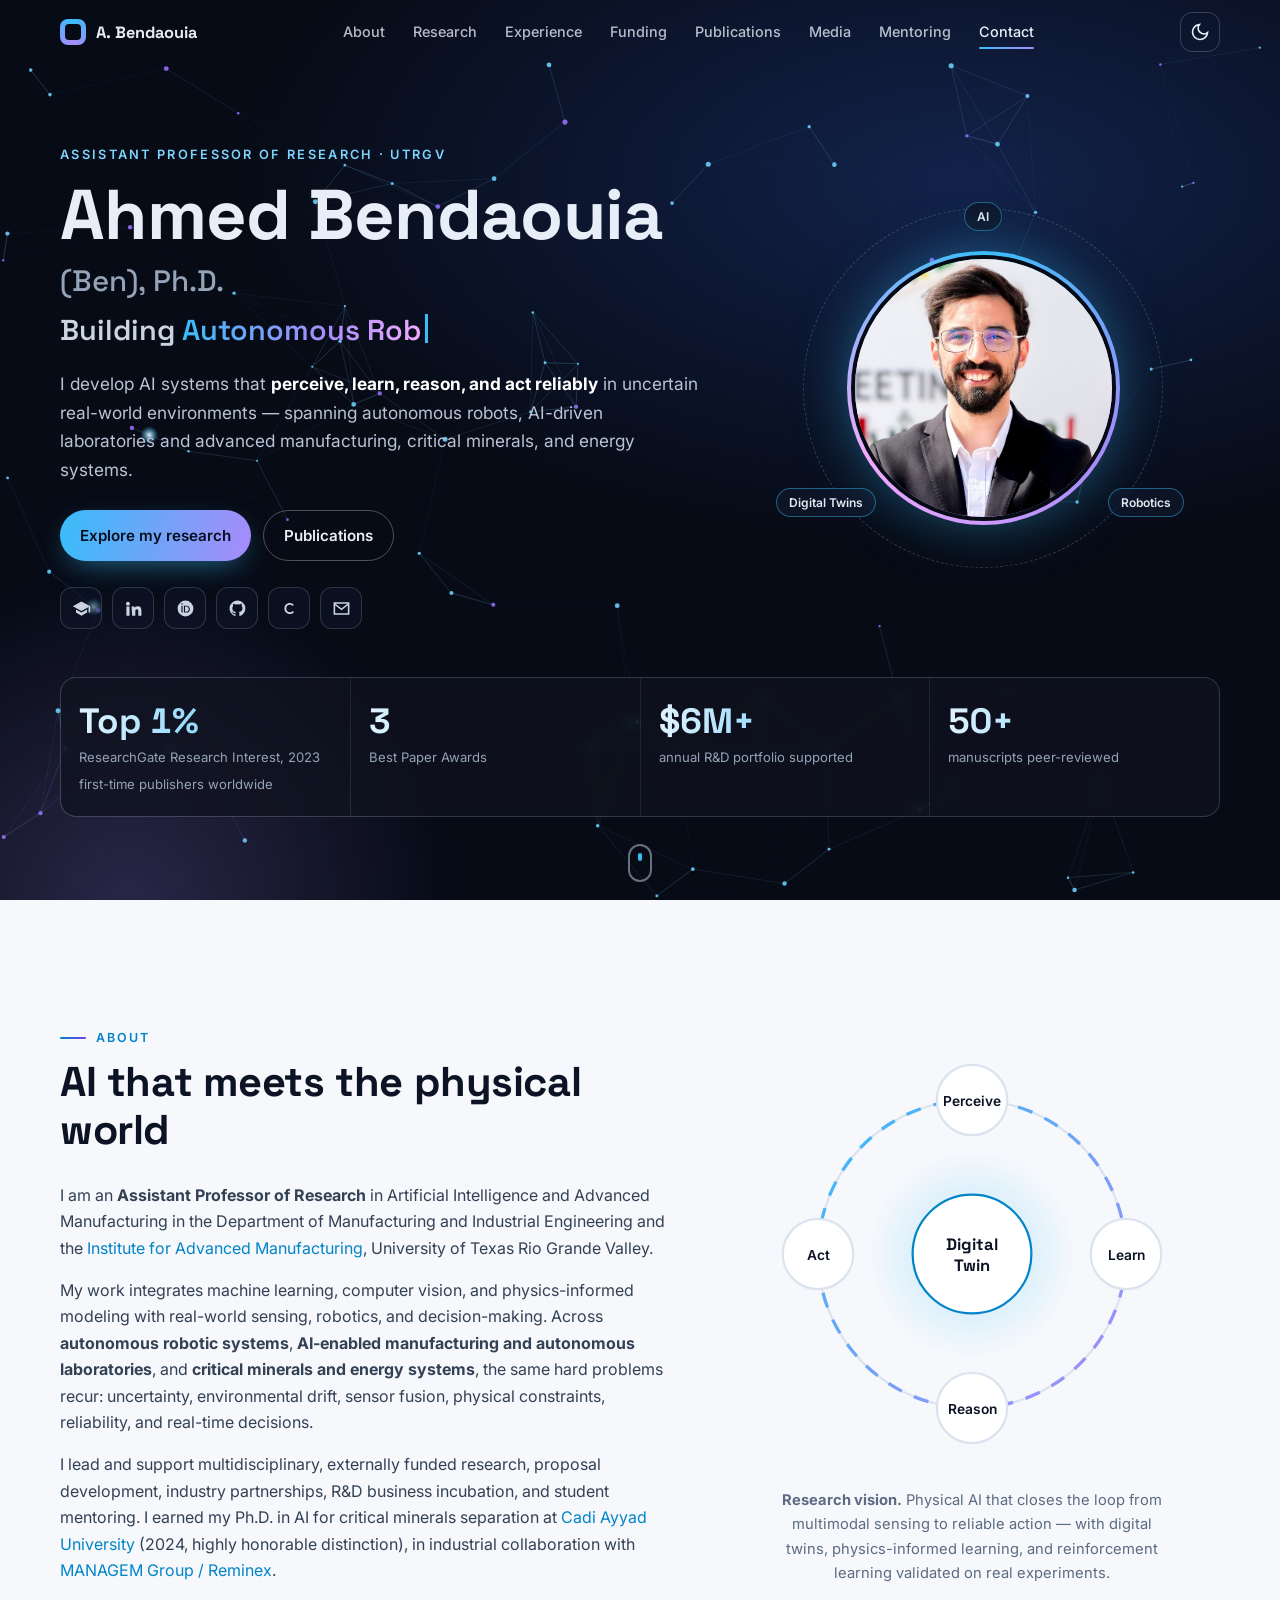
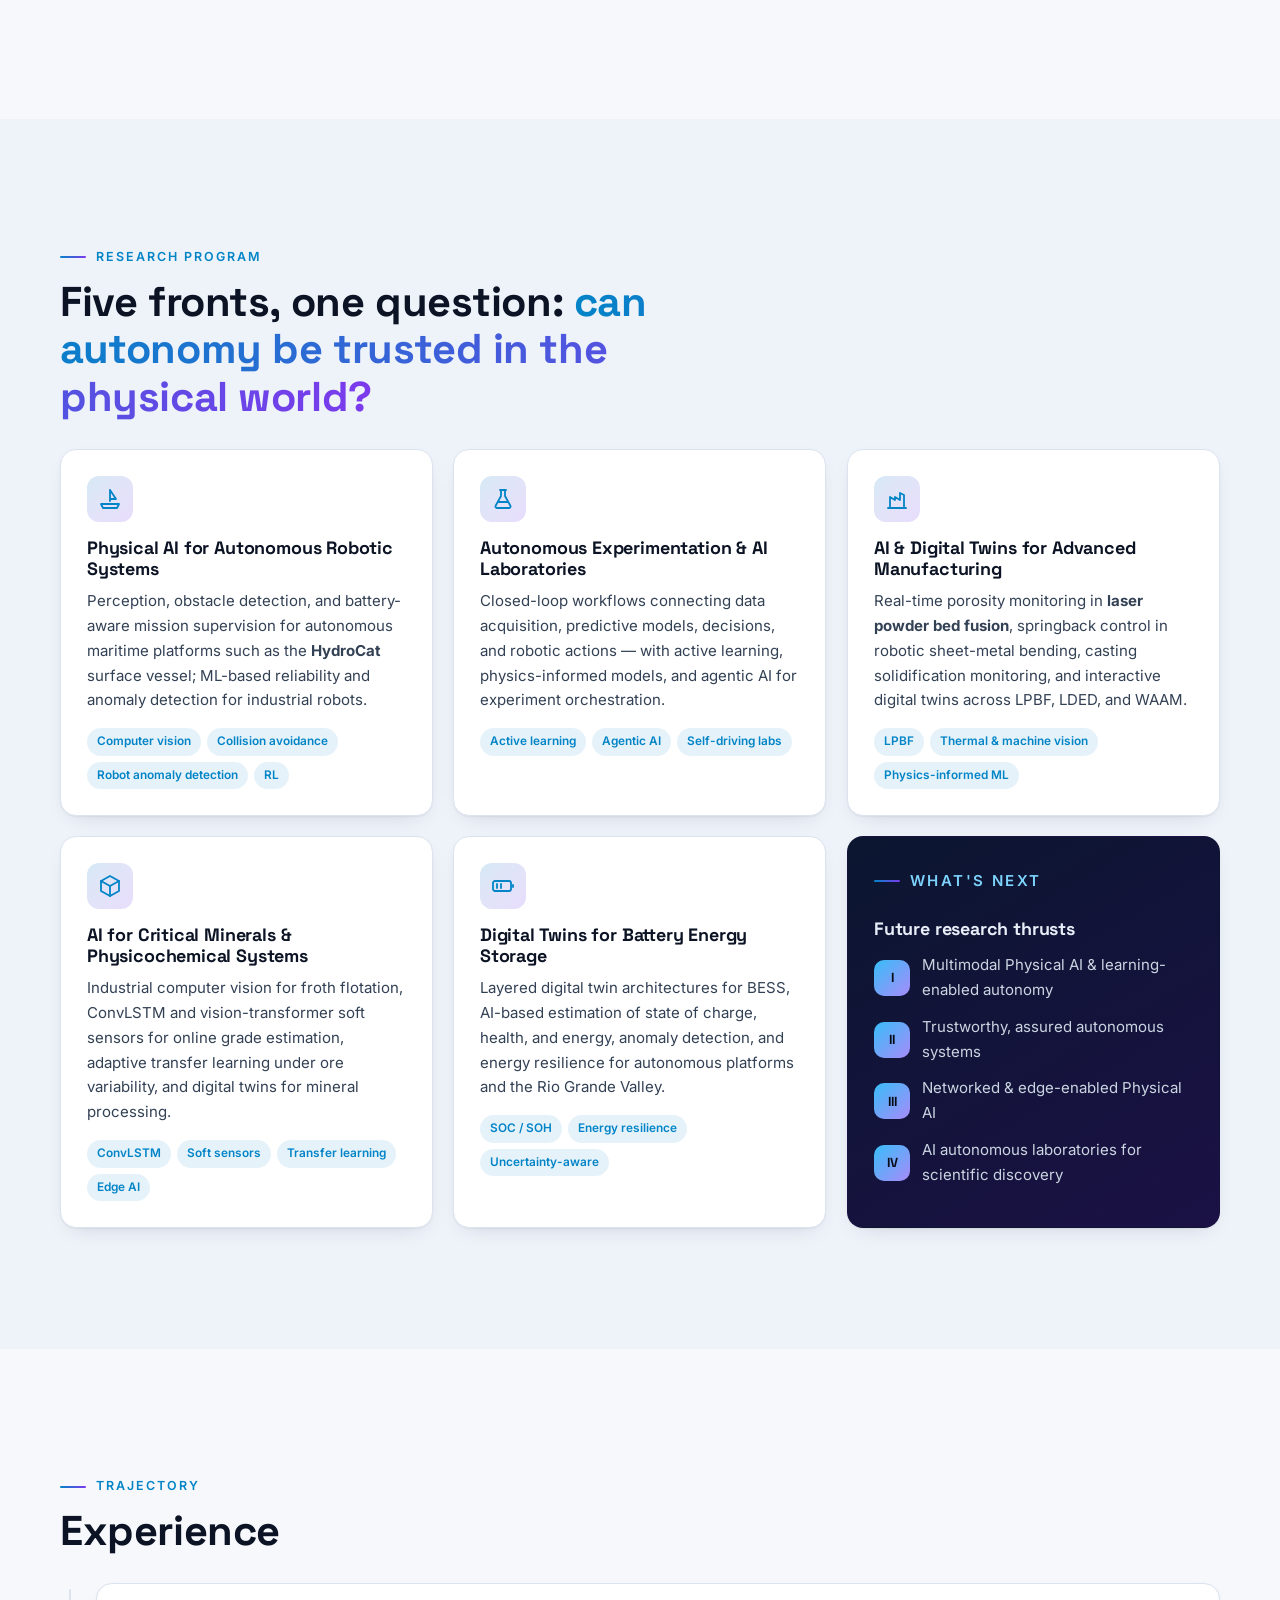
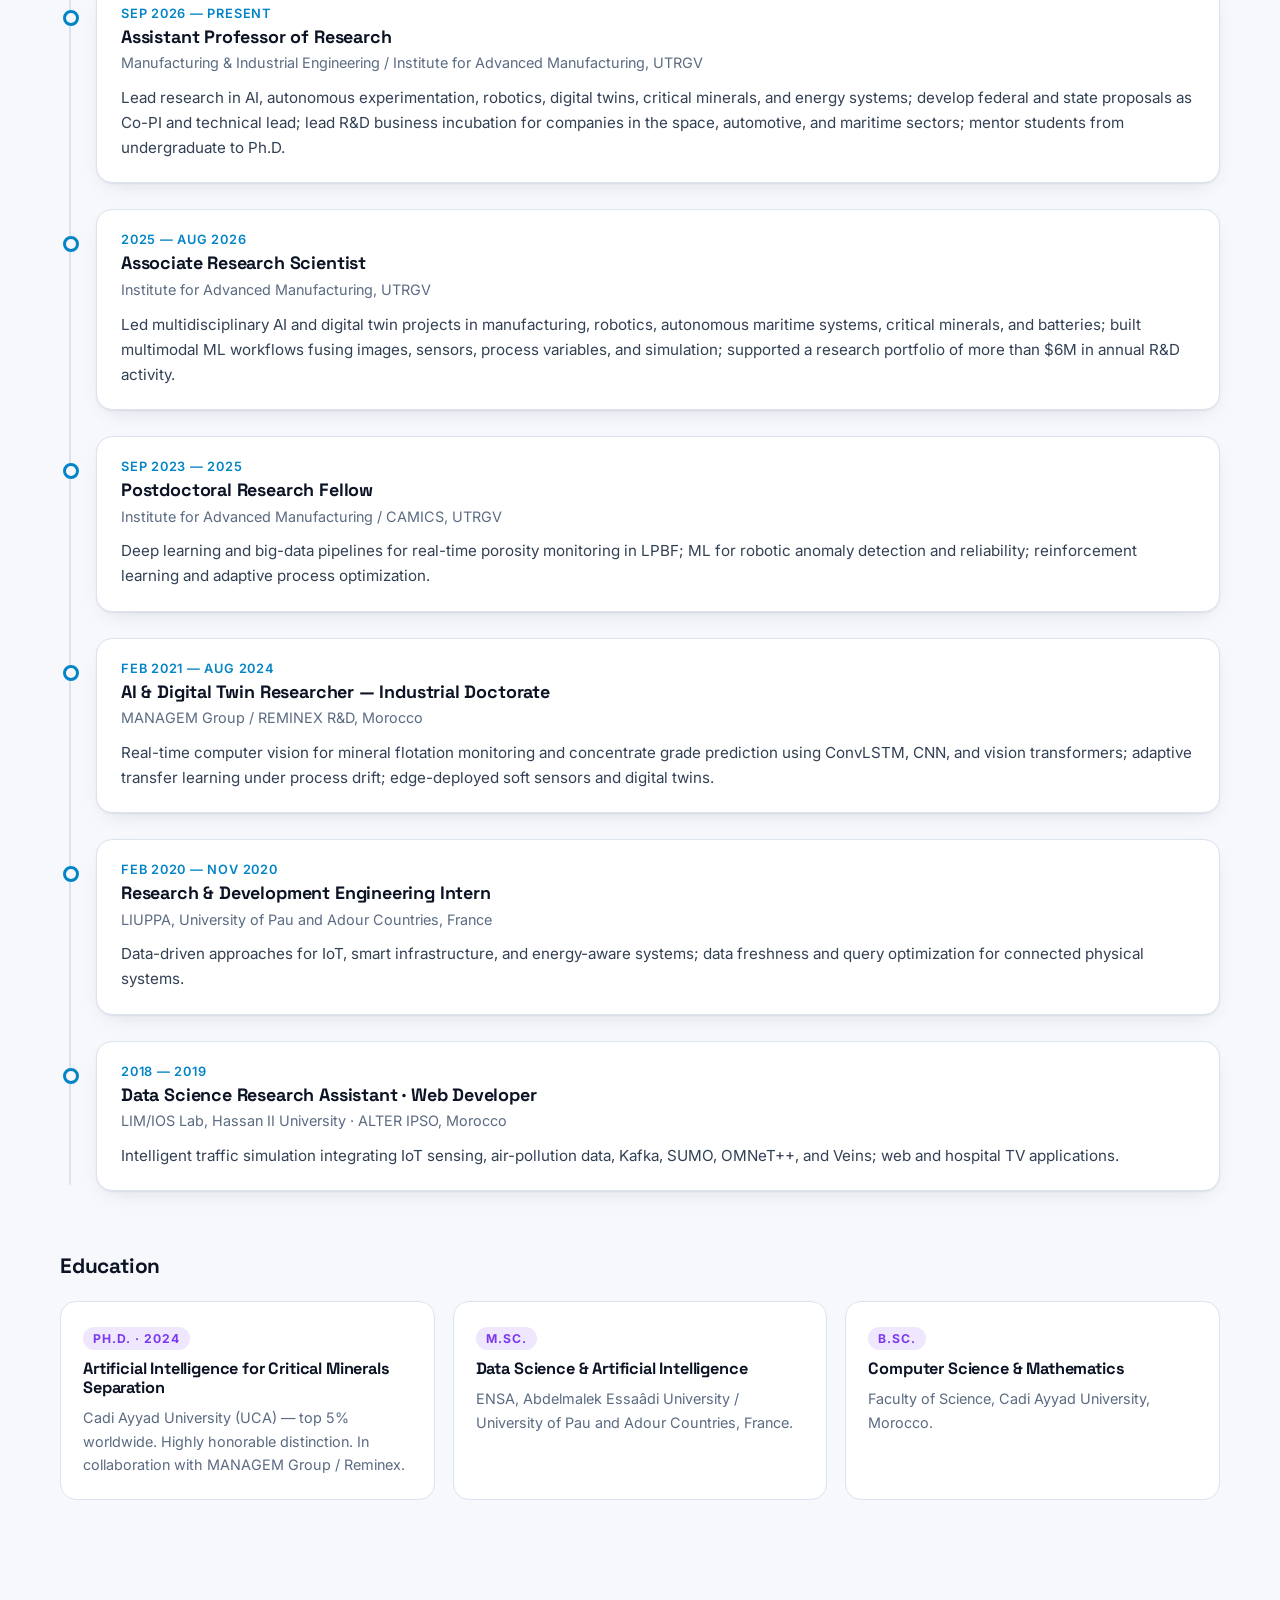
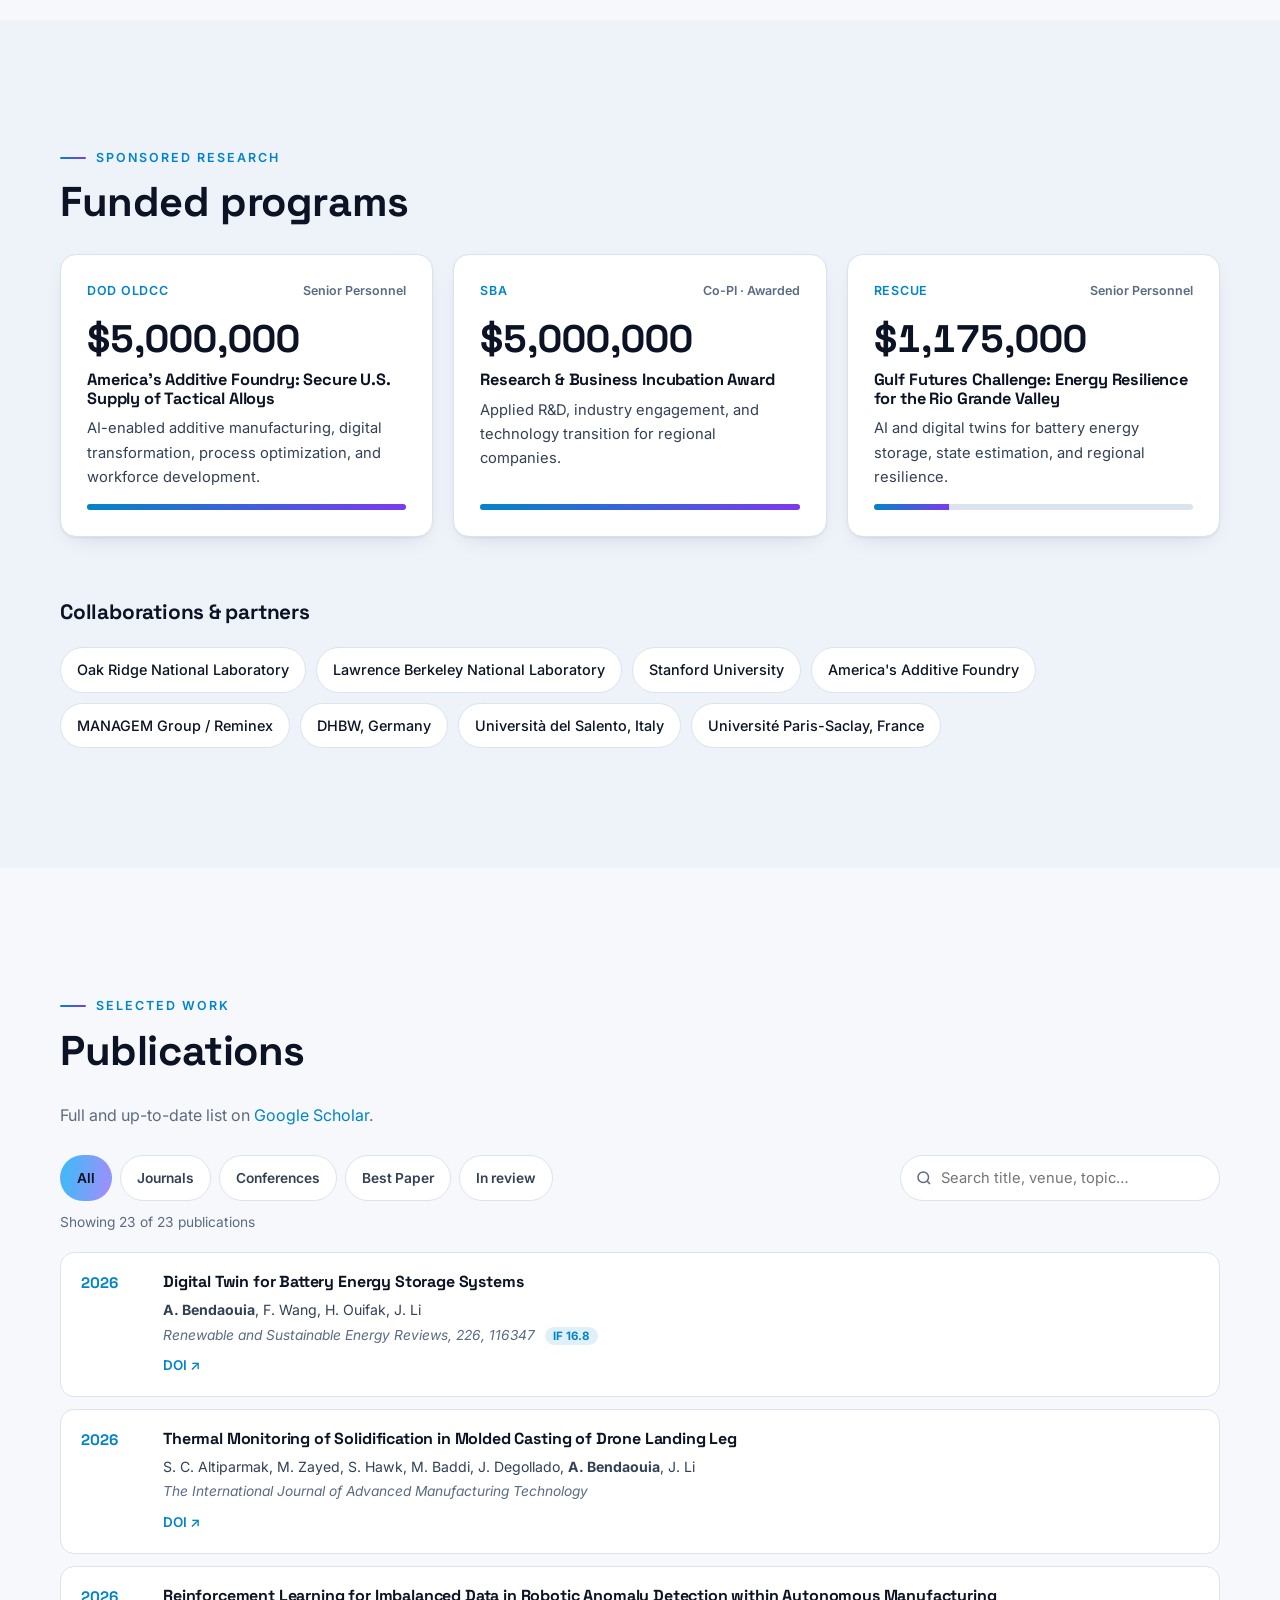
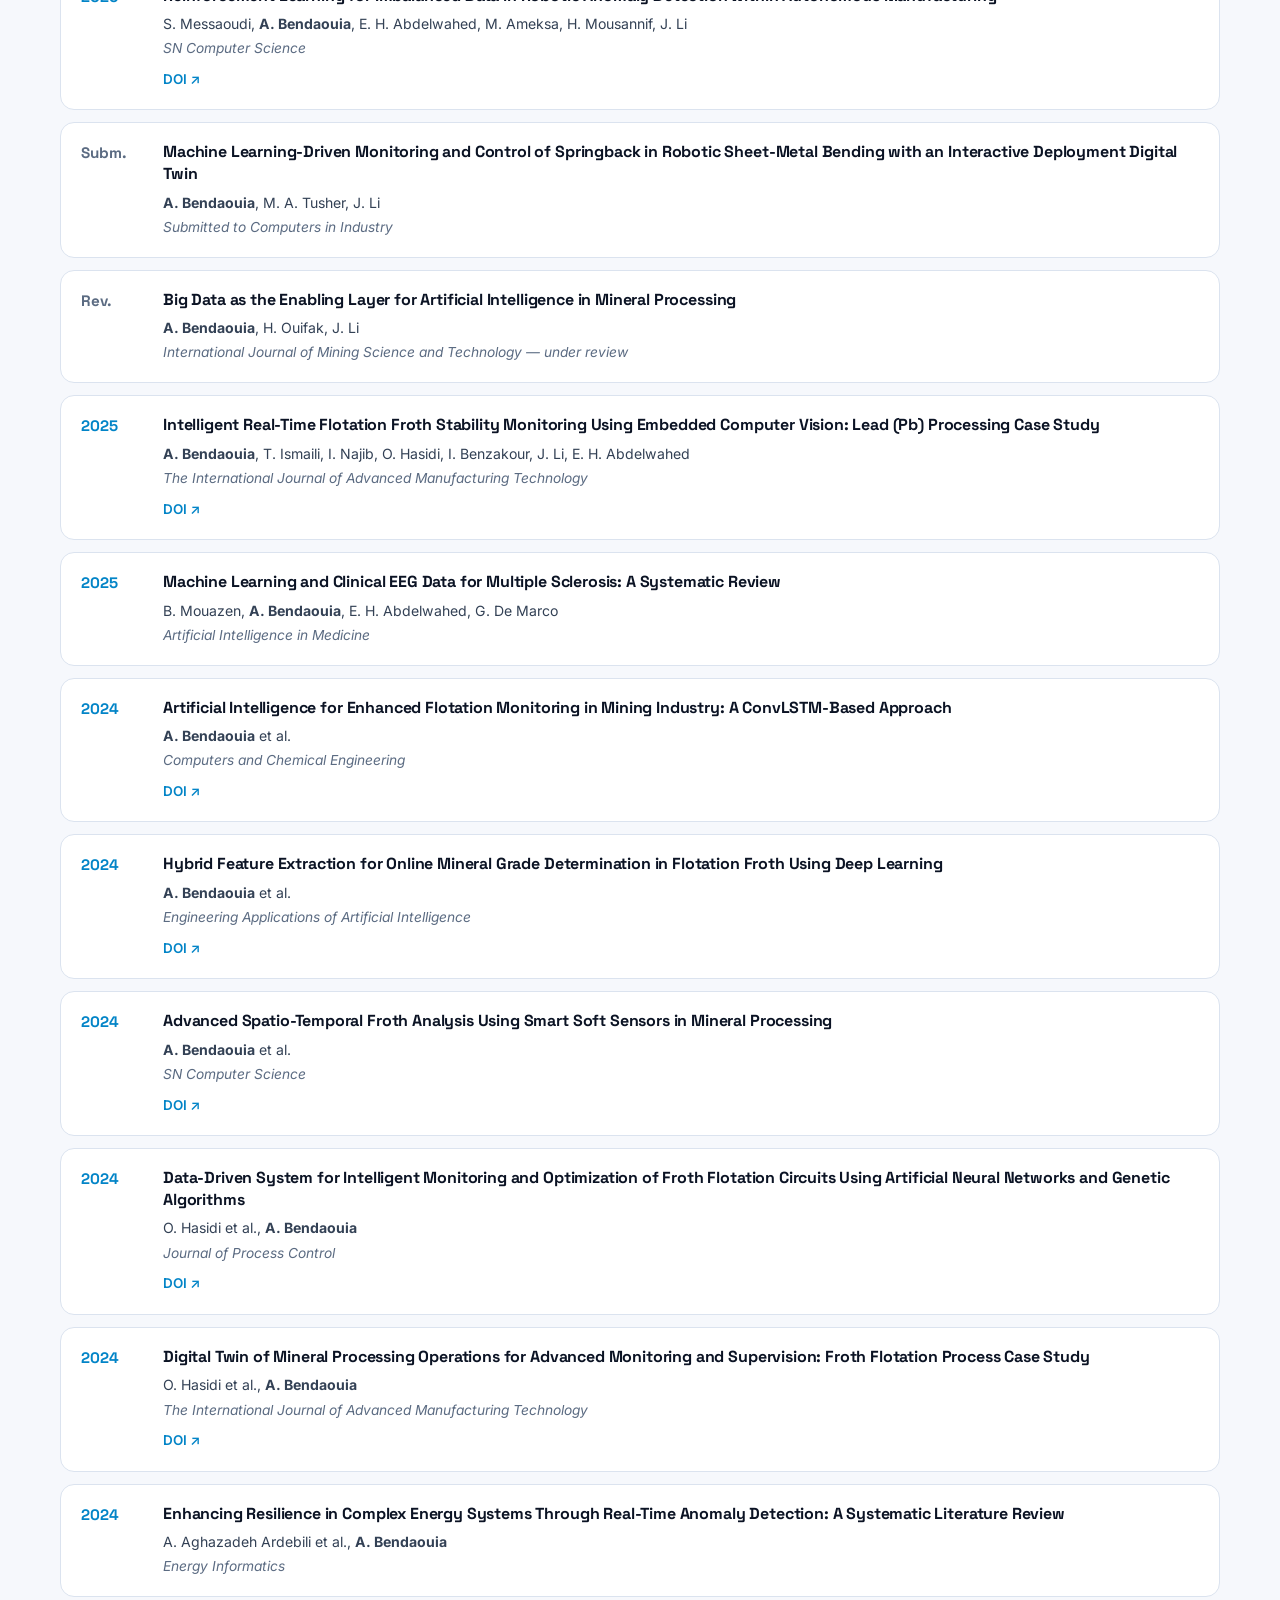
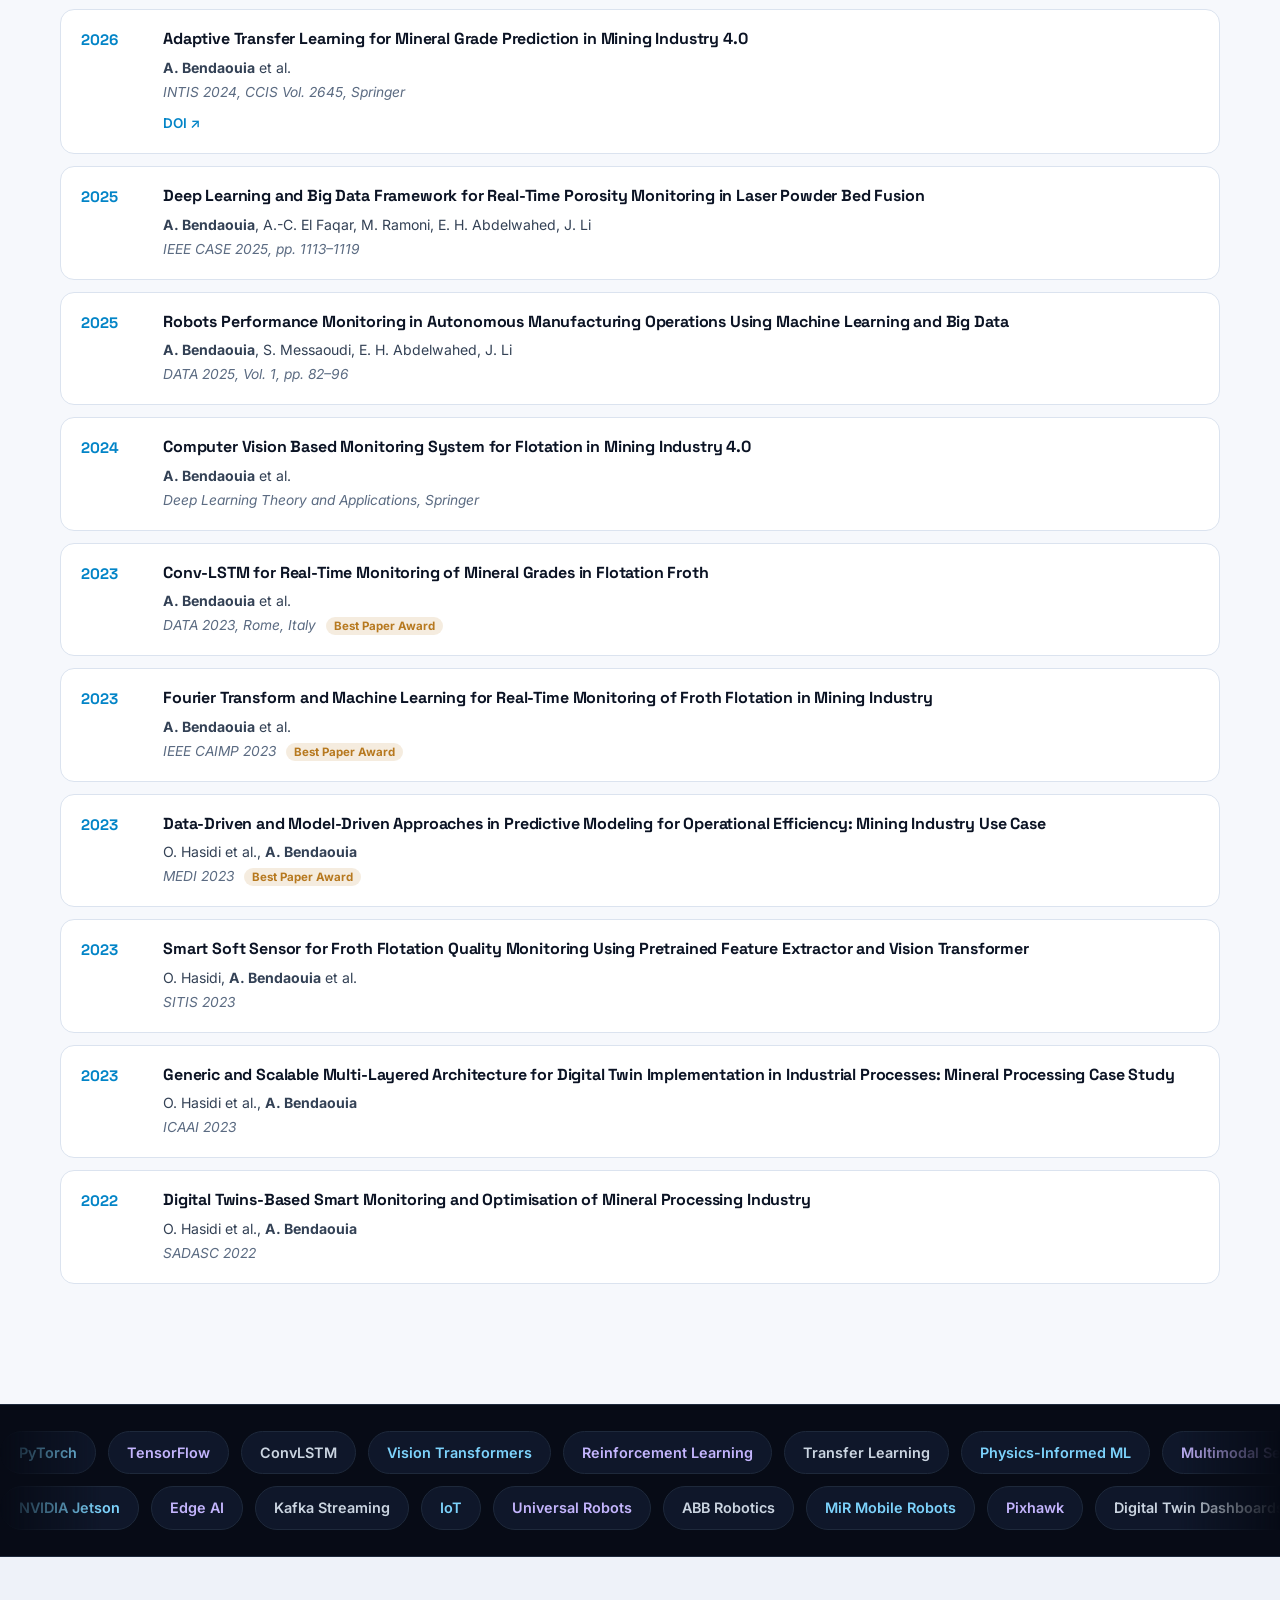
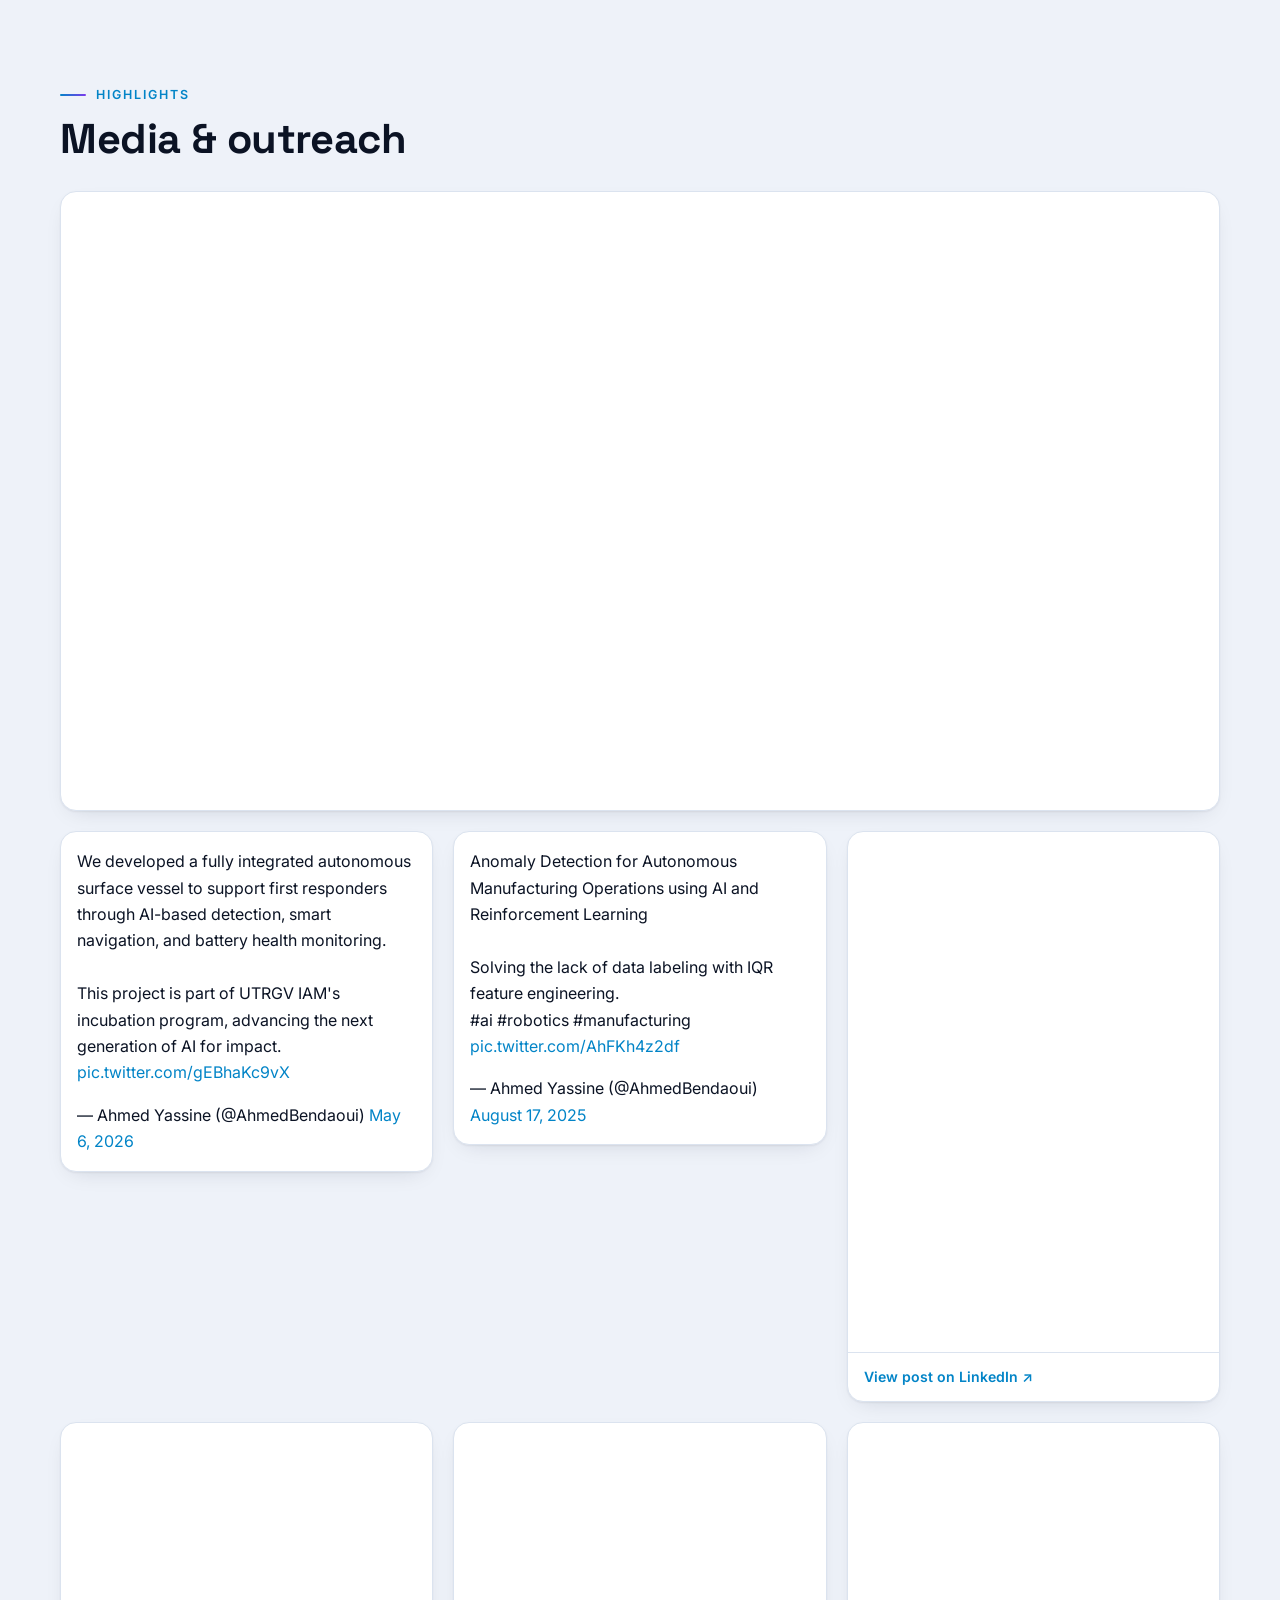
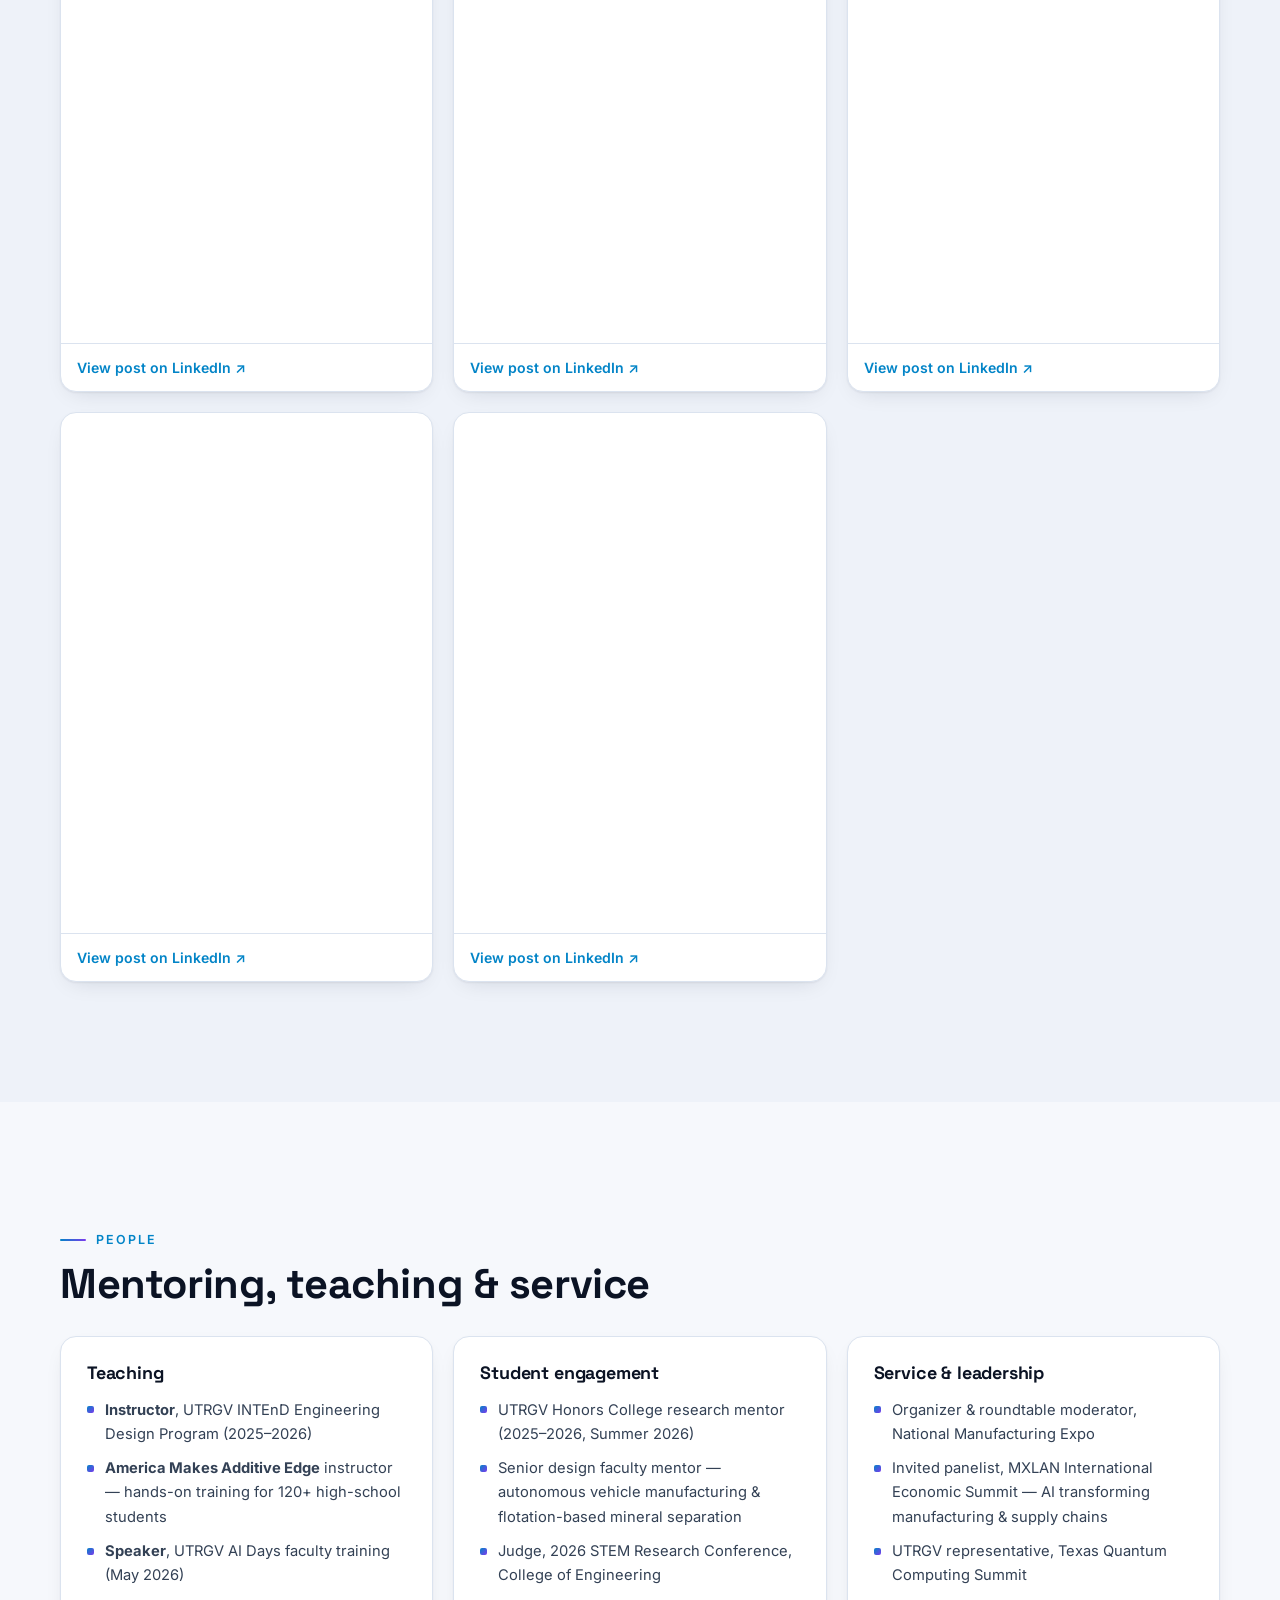
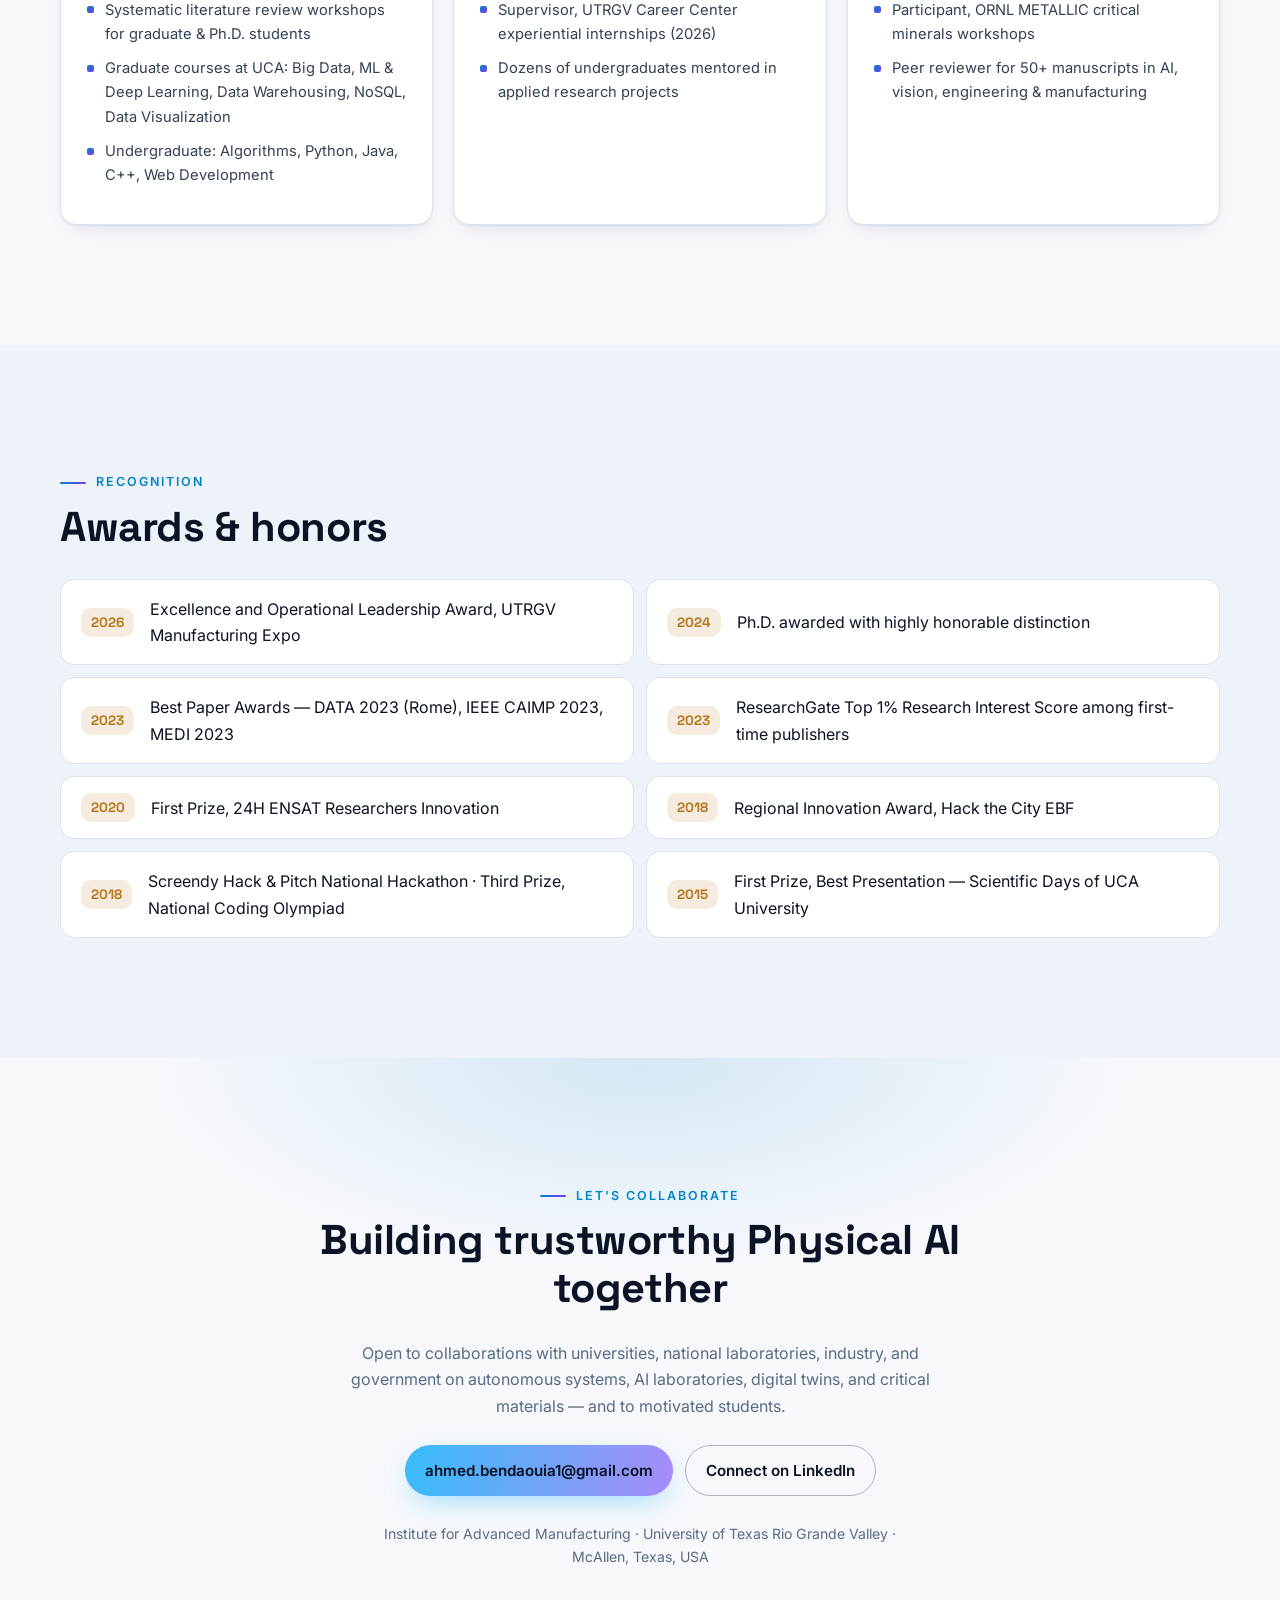
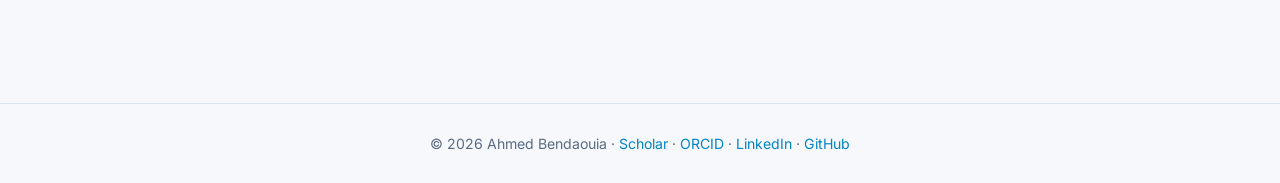
<file: index.html>
<!DOCTYPE html>
<html lang="en">
<head>
  <meta charset="UTF-8">
  <meta name="viewport" content="width=device-width, initial-scale=1.0">
  <title>Ahmed Bendaouia, Ph.D. — Physical AI &amp; Autonomous Systems</title>
  <meta name="description" content="Ahmed Bendaouia (Ben), Ph.D. — Assistant Professor of Research at UTRGV working on Physical AI, robotics, autonomous experimentation, digital twins, and trustworthy cyber-physical systems.">
  <meta property="og:title" content="Ahmed Bendaouia, Ph.D. — Physical AI &amp; Autonomous Systems">
  <meta property="og:description" content="Physical AI systems that perceive, learn, reason, and act reliably in uncertain real-world environments.">
  <meta property="og:image" content="https://ahmedbendaouia.github.io/Profile%20Ahmed%20Bendaouia.jpg">
  <meta property="og:url" content="https://ahmedbendaouia.github.io/">
  <meta name="theme-color" content="#070b16">
  <link rel="icon" href="data:image/svg+xml,<svg xmlns='http://www.w3.org/2000/svg' viewBox='0 0 64 64'><rect width='64' height='64' rx='14' fill='%23070b16'/><circle cx='20' cy='22' r='5' fill='%2338bdf8'/><circle cx='44' cy='20' r='5' fill='%23a78bfa'/><circle cx='32' cy='44' r='5' fill='%2338bdf8'/><path d='M20 22L44 20L32 44Z' fill='none' stroke='%23e2e8f0' stroke-width='2.5'/></svg>">
  <link rel="preconnect" href="https://fonts.googleapis.com">
  <link rel="preconnect" href="https://fonts.gstatic.com" crossorigin>
  <link href="https://fonts.googleapis.com/css2?family=Inter:wght@400;500;600;700&family=Space+Grotesk:wght@500;600;700&display=swap" rel="stylesheet">
  <link rel="stylesheet" href="style.css">
  <script>
    document.documentElement.classList.add('js');
    try { var t = localStorage.getItem('theme'); if (t) document.documentElement.dataset.theme = t; } catch (e) {}
  </script>
</head>
<body>

<div class="progress" aria-hidden="true"><span id="progressBar"></span></div>

<!-- ── Navigation ─────────────────────────────────────────── -->
<header class="nav" id="nav">
  <div class="nav-inner">
    <a href="#top" class="brand" aria-label="Back to top">
      <span class="brand-mark" aria-hidden="true"></span>
      <span>A. Bendaouia</span>
    </a>
    <nav class="nav-links" id="navLinks" aria-label="Sections">
      <a href="#about">About</a>
      <a href="#research">Research</a>
      <a href="#experience">Experience</a>
      <a href="#funding">Funding</a>
      <a href="#publications">Publications</a>
      <a href="#media">Media</a>
      <a href="#mentoring">Mentoring</a>
      <a href="#contact">Contact</a>
    </nav>
    <div class="nav-actions">
      <button class="icon-btn" id="themeToggle" aria-label="Toggle color theme">
        <svg class="i-sun" viewBox="0 0 24 24"><circle cx="12" cy="12" r="4"/><path d="M12 2v2M12 20v2M4.9 4.9l1.4 1.4M17.7 17.7l1.4 1.4M2 12h2M20 12h2M4.9 19.1l1.4-1.4M17.7 6.3l1.4-1.4"/></svg>
        <svg class="i-moon" viewBox="0 0 24 24"><path d="M21 12.8A9 9 0 1 1 11.2 3a7 7 0 0 0 9.8 9.8z"/></svg>
      </button>
      <button class="icon-btn menu-btn" id="menuBtn" aria-label="Open menu" aria-expanded="false" aria-controls="navLinks">
        <svg viewBox="0 0 24 24"><path d="M4 7h16M4 12h16M4 17h16"/></svg>
      </button>
    </div>
  </div>
</header>

<main id="top">

<!-- ── Hero ───────────────────────────────────────────────── -->
<section class="hero">
  <canvas id="net" aria-hidden="true"></canvas>
  <div class="hero-glow" aria-hidden="true"></div>
  <div class="hero-inner">
    <div class="hero-text">
      <p class="eyebrow reveal">Assistant Professor of Research · UTRGV</p>
      <h1 class="reveal">Ahmed Bendaouia <span class="nick">(Ben), Ph.D.</span></h1>
      <p class="hero-rotator reveal">
        Building <span class="rot" id="rotator">Physical AI</span><span class="caret" aria-hidden="true"></span>
      </p>
      <p class="hero-lede reveal">
        I develop AI systems that <strong>perceive, learn, reason, and act reliably</strong> in uncertain
        real-world environments — spanning autonomous robots, AI-driven laboratories and advanced
        manufacturing, critical minerals, and energy systems.
      </p>
      <div class="hero-cta reveal">
        <a class="btn primary" href="#research">Explore my research</a>
        <a class="btn ghost" href="#publications">Publications</a>
      </div>
      <div class="socials reveal">
        <a href="https://scholar.google.com/citations?user=_yjMMRQAAAAJ&hl=en" target="_blank" rel="noopener" aria-label="Google Scholar"><svg viewBox="0 0 24 24"><path d="M12 3 1 9l11 6 9-4.9V17h2V9z"/><path d="M5 13.2v4L12 21l7-3.8v-4L12 17z"/></svg></a>
        <a href="https://www.linkedin.com/in/ahmedbendaouia/" target="_blank" rel="noopener" aria-label="LinkedIn"><svg viewBox="0 0 24 24"><path d="M4.98 3.5a2.5 2.5 0 1 1 0 5 2.5 2.5 0 0 1 0-5zM3 9.5h4V21H3zM9.5 9.5h3.8v1.6h.1c.5-1 1.8-2 3.8-2 4 0 4.8 2.6 4.8 6V21h-4v-5.2c0-1.2 0-2.8-1.7-2.8s-2 1.3-2 2.7V21h-4z"/></svg></a>
        <a href="https://orcid.org/0000-0003-0017-9285" target="_blank" rel="noopener" aria-label="ORCID"><svg viewBox="0 0 24 24"><path d="M12 2a10 10 0 1 0 0 20 10 10 0 0 0 0-20zM8.3 17.2H6.9V8.4h1.4zm-.7-10a.9.9 0 1 1 0-1.8.9.9 0 0 1 0 1.8zm9.9 5.6c0 2.6-1.8 4.4-4.5 4.4H10V8.4h3c2.7 0 4.5 1.9 4.5 4.4zm-1.4 0c0-1.9-1.2-3.2-3.2-3.2h-1.5v6.4h1.5c2 0 3.2-1.3 3.2-3.2z"/></svg></a>
        <a href="https://github.com/ahmedbendaouia" target="_blank" rel="noopener" aria-label="GitHub"><svg viewBox="0 0 24 24"><path d="M12 2a10 10 0 0 0-3.2 19.5c.5.1.7-.2.7-.5v-1.7c-2.8.6-3.4-1.3-3.4-1.3-.5-1.2-1.1-1.5-1.1-1.5-.9-.6.1-.6.1-.6 1 .1 1.5 1 1.5 1 .9 1.5 2.4 1.1 2.9.8.1-.7.4-1.1.6-1.3-2.2-.3-4.6-1.1-4.6-5 0-1.1.4-2 1-2.7-.1-.3-.4-1.3.1-2.7 0 0 .8-.3 2.8 1a9.6 9.6 0 0 1 5 0c1.9-1.3 2.8-1 2.8-1 .5 1.4.2 2.4.1 2.7.6.7 1 1.6 1 2.7 0 3.9-2.3 4.7-4.6 5 .4.3.7.9.7 1.9V21c0 .3.2.6.7.5A10 10 0 0 0 12 2z"/></svg></a>
        <a href="https://www.scopus.com/authid/detail.uri?authorId=58102461200" target="_blank" rel="noopener" aria-label="Scopus"><svg viewBox="0 0 24 24"><path d="M17.5 7.2A6.5 6.5 0 0 0 12.3 5C8.4 5 5.6 8 5.6 12s2.9 7 6.8 7c2.1 0 3.9-.8 5.2-2.3l-1.6-1.5a4.8 4.8 0 0 1-3.6 1.6c-2.6 0-4.5-2-4.5-4.8s1.9-4.8 4.5-4.8c1.4 0 2.6.6 3.5 1.6z"/></svg></a>
        <a href="mailto:ahmed.bendaouia1@gmail.com" aria-label="Email"><svg viewBox="0 0 24 24" class="stroke"><path d="M3 5h18v14H3z"/><path d="m3 6 9 7 9-7"/></svg></a>
      </div>
    </div>

    <div class="hero-photo reveal">
      <div class="orbit" aria-hidden="true">
        <span class="sat s1">AI</span>
        <span class="sat s2">Robotics</span>
        <span class="sat s3">Digital Twins</span>
      </div>
      <div class="photo-ring">
        <img src="Profile%20Ahmed%20Bendaouia.jpg" alt="Portrait of Ahmed Bendaouia" width="320" height="320">
      </div>
    </div>
  </div>

  <div class="stats" id="stats">
    <div class="stat reveal"><b>Top 1%</b><span>ResearchGate Research Interest, 2023 first-time publishers worldwide</span></div>
    <div class="stat reveal"><b data-count="3">3</b><span>Best Paper Awards</span></div>
    <div class="stat reveal"><b data-count="6" data-prefix="$" data-suffix="M+">$6M+</b><span>annual R&amp;D portfolio supported</span></div>
    <div class="stat reveal"><b data-count="50" data-suffix="+">50+</b><span>manuscripts peer-reviewed</span></div>
  </div>

  <a href="#about" class="scroll-cue" aria-label="Scroll to About"><span></span></a>
</section>

<!-- ── About / Vision ─────────────────────────────────────── -->
<section id="about" class="section">
  <div class="wrap two-col">
    <div>
      <p class="kicker reveal">About</p>
      <h2 class="reveal">AI that meets the physical world</h2>
      <div class="prose reveal">
        <p>
          I am an <strong>Assistant Professor of Research</strong> in Artificial Intelligence and Advanced Manufacturing
          in the Department of Manufacturing and Industrial Engineering and the
          <a href="https://www.utrgv.edu/iam/" target="_blank" rel="noopener">Institute for Advanced Manufacturing</a>,
          University of Texas Rio Grande Valley.
        </p>
        <p>
          My work integrates machine learning, computer vision, and physics-informed modeling with real-world sensing,
          robotics, and decision-making. Across <strong>autonomous robotic systems</strong>,
          <strong>AI-enabled manufacturing and autonomous laboratories</strong>, and
          <strong>critical minerals and energy systems</strong>, the same hard problems recur:
          uncertainty, environmental drift, sensor fusion, physical constraints, reliability, and real-time decisions.
        </p>
        <p>
          I lead and support multidisciplinary, externally funded research, proposal development, industry partnerships,
          R&amp;D business incubation, and student mentoring. I earned my Ph.D. in AI for critical minerals separation
          at <a href="https://www.uca.ma/en" target="_blank" rel="noopener">Cadi Ayyad University</a> (2024, highly honorable distinction),
          in industrial collaboration with <a href="https://www.managemgroup.com/en" target="_blank" rel="noopener">MANAGEM Group / Reminex</a>.
        </p>
      </div>
    </div>

    <!-- Animated Physical-AI loop -->
    <figure class="loop reveal">
      <svg viewBox="0 0 400 400" role="img" aria-label="Physical AI loop: perceive, learn, reason, act, around a digital twin">
        <defs>
          <linearGradient id="g1" x1="0" y1="0" x2="1" y2="1">
            <stop offset="0" stop-color="#38bdf8"/>
            <stop offset="1" stop-color="#a78bfa"/>
          </linearGradient>
          <radialGradient id="g2">
            <stop offset="0" stop-color="#38bdf8" stop-opacity=".3"/>
            <stop offset="1" stop-color="#38bdf8" stop-opacity="0"/>
          </radialGradient>
        </defs>
        <circle cx="200" cy="200" r="140" class="loop-track"/>
        <circle cx="200" cy="200" r="140" class="loop-dash" stroke="url(#g1)"/>
        <circle cx="200" cy="200" r="95" fill="url(#g2)"/>
        <g class="twin">
          <circle cx="200" cy="200" r="54" class="twin-core"/>
          <text x="200" y="196" class="twin-t">Digital</text>
          <text x="200" y="215" class="twin-t">Twin</text>
        </g>
        <path id="orbitPath" d="M200 60 a140 140 0 1 1 -0.1 0" fill="none"/>
        <circle r="7" class="packet"><animateMotion dur="8s" repeatCount="indefinite"><mpath href="#orbitPath"/></animateMotion></circle>
        <circle r="4" class="packet p2"><animateMotion dur="8s" begin="-4s" repeatCount="indefinite"><mpath href="#orbitPath"/></animateMotion></circle>
        <g class="node" style="--d:0s"><circle cx="200" cy="60" r="32"/><text x="200" y="65">Perceive</text></g>
        <g class="node" style="--d:2s"><circle cx="340" cy="200" r="32"/><text x="340" y="205">Learn</text></g>
        <g class="node" style="--d:4s"><circle cx="200" cy="340" r="32"/><text x="200" y="345">Reason</text></g>
        <g class="node" style="--d:6s"><circle cx="60" cy="200" r="32"/><text x="60" y="205">Act</text></g>
      </svg>
      <figcaption>
        <strong>Research vision.</strong> Physical AI that closes the loop from multimodal sensing to reliable action —
        with digital twins, physics-informed learning, and reinforcement learning validated on real experiments.
      </figcaption>
    </figure>
  </div>
</section>

<!-- ── Research program ───────────────────────────────────── -->
<section id="research" class="section alt">
  <div class="wrap">
    <p class="kicker reveal">Research Program</p>
    <h2 class="reveal">Five fronts, one question: <em>can autonomy be trusted in the physical world?</em></h2>

    <div class="cards">
      <article class="card tilt reveal">
        <div class="card-icon"><svg viewBox="0 0 24 24"><path d="M3 17h18l-2 4H5z"/><path d="M12 3v11M12 3l6 9h-6"/></svg></div>
        <h3>Physical AI for Autonomous Robotic Systems</h3>
        <p>Perception, obstacle detection, and battery-aware mission supervision for autonomous maritime platforms such as the <strong>HydroCat</strong> surface vessel; ML-based reliability and anomaly detection for industrial robots.</p>
        <ul class="tags"><li>Computer vision</li><li>Collision avoidance</li><li>Robot anomaly detection</li><li>RL</li></ul>
      </article>

      <article class="card tilt reveal">
        <div class="card-icon"><svg viewBox="0 0 24 24"><path d="M9 3h6M10 3v6L4.5 19A1.5 1.5 0 0 0 5.8 21h12.4a1.5 1.5 0 0 0 1.3-2L14 9V3"/><path d="M7 15h10"/></svg></div>
        <h3>Autonomous Experimentation &amp; AI Laboratories</h3>
        <p>Closed-loop workflows connecting data acquisition, predictive models, decisions, and robotic actions — with active learning, physics-informed models, and agentic AI for experiment orchestration.</p>
        <ul class="tags"><li>Active learning</li><li>Agentic AI</li><li>Self-driving labs</li></ul>
      </article>

      <article class="card tilt reveal">
        <div class="card-icon"><svg viewBox="0 0 24 24"><path d="M3 21h18M5 21V10l5 3V10l5 3V6l4 2v13"/></svg></div>
        <h3>AI &amp; Digital Twins for Advanced Manufacturing</h3>
        <p>Real-time porosity monitoring in <strong>laser powder bed fusion</strong>, springback control in robotic sheet-metal bending, casting solidification monitoring, and interactive digital twins across LPBF, LDED, and WAAM.</p>
        <ul class="tags"><li>LPBF</li><li>Thermal &amp; machine vision</li><li>Physics-informed ML</li></ul>
      </article>

      <article class="card tilt reveal">
        <div class="card-icon"><svg viewBox="0 0 24 24"><path d="M12 2 3 7v10l9 5 9-5V7z"/><path d="M3 7l9 5 9-5M12 12v10"/></svg></div>
        <h3>AI for Critical Minerals &amp; Physicochemical Systems</h3>
        <p>Industrial computer vision for froth flotation, ConvLSTM and vision-transformer soft sensors for online grade estimation, adaptive transfer learning under ore variability, and digital twins for mineral processing.</p>
        <ul class="tags"><li>ConvLSTM</li><li>Soft sensors</li><li>Transfer learning</li><li>Edge AI</li></ul>
      </article>

      <article class="card tilt reveal">
        <div class="card-icon"><svg viewBox="0 0 24 24"><rect x="2" y="7" width="18" height="10" rx="2"/><path d="M22 11v2M6 10v4M10 10v4"/></svg></div>
        <h3>Digital Twins for Battery Energy Storage</h3>
        <p>Layered digital twin architectures for BESS, AI-based estimation of state of charge, health, and energy, anomaly detection, and energy resilience for autonomous platforms and the Rio Grande Valley.</p>
        <ul class="tags"><li>SOC / SOH</li><li>Energy resilience</li><li>Uncertainty-aware</li></ul>
      </article>

      <article class="card highlight reveal">
        <p class="kicker">What's next</p>
        <h3>Future research thrusts</h3>
        <ol class="thrusts">
          <li><b>I</b>Multimodal Physical AI &amp; learning-enabled autonomy</li>
          <li><b>II</b>Trustworthy, assured autonomous systems</li>
          <li><b>III</b>Networked &amp; edge-enabled Physical AI</li>
          <li><b>IV</b>AI autonomous laboratories for scientific discovery</li>
        </ol>
      </article>
    </div>
  </div>
</section>

<!-- ── Experience timeline ────────────────────────────────── -->
<section id="experience" class="section">
  <div class="wrap">
    <p class="kicker reveal">Trajectory</p>
    <h2 class="reveal">Experience</h2>

    <ol class="timeline" id="timeline">
      <li class="t-item reveal">
        <span class="t-dot"></span>
        <p class="t-date">Sep 2026 — Present</p>
        <h3>Assistant Professor of Research</h3>
        <p class="t-org">Manufacturing &amp; Industrial Engineering / Institute for Advanced Manufacturing, UTRGV</p>
        <p>Lead research in AI, autonomous experimentation, robotics, digital twins, critical minerals, and energy systems; develop federal and state proposals as Co-PI and technical lead; lead R&amp;D business incubation for companies in the space, automotive, and maritime sectors; mentor students from undergraduate to Ph.D.</p>
      </li>
      <li class="t-item reveal">
        <span class="t-dot"></span>
        <p class="t-date">2025 — Aug 2026</p>
        <h3>Associate Research Scientist</h3>
        <p class="t-org">Institute for Advanced Manufacturing, UTRGV</p>
        <p>Led multidisciplinary AI and digital twin projects in manufacturing, robotics, autonomous maritime systems, critical minerals, and batteries; built multimodal ML workflows fusing images, sensors, process variables, and simulation; supported a research portfolio of more than $6M in annual R&amp;D activity.</p>
      </li>
      <li class="t-item reveal">
        <span class="t-dot"></span>
        <p class="t-date">Sep 2023 — 2025</p>
        <h3>Postdoctoral Research Fellow</h3>
        <p class="t-org">Institute for Advanced Manufacturing / CAMICS, UTRGV</p>
        <p>Deep learning and big-data pipelines for real-time porosity monitoring in LPBF; ML for robotic anomaly detection and reliability; reinforcement learning and adaptive process optimization.</p>
      </li>
      <li class="t-item reveal">
        <span class="t-dot"></span>
        <p class="t-date">Feb 2021 — Aug 2024</p>
        <h3>AI &amp; Digital Twin Researcher — Industrial Doctorate</h3>
        <p class="t-org">MANAGEM Group / REMINEX R&amp;D, Morocco</p>
        <p>Real-time computer vision for mineral flotation monitoring and concentrate grade prediction using ConvLSTM, CNN, and vision transformers; adaptive transfer learning under process drift; edge-deployed soft sensors and digital twins.</p>
      </li>
      <li class="t-item reveal">
        <span class="t-dot"></span>
        <p class="t-date">Feb 2020 — Nov 2020</p>
        <h3>Research &amp; Development Engineering Intern</h3>
        <p class="t-org">LIUPPA, University of Pau and Adour Countries, France</p>
        <p>Data-driven approaches for IoT, smart infrastructure, and energy-aware systems; data freshness and query optimization for connected physical systems.</p>
      </li>
      <li class="t-item reveal">
        <span class="t-dot"></span>
        <p class="t-date">2018 — 2019</p>
        <h3>Data Science Research Assistant · Web Developer</h3>
        <p class="t-org">LIM/IOS Lab, Hassan II University · ALTER IPSO, Morocco</p>
        <p>Intelligent traffic simulation integrating IoT sensing, air-pollution data, Kafka, SUMO, OMNeT++, and Veins; web and hospital TV applications.</p>
      </li>
    </ol>

    <h3 class="sub reveal">Education</h3>
    <div class="edu">
      <div class="edu-card reveal">
        <span class="edu-year">Ph.D. · 2024</span>
        <h4>Artificial Intelligence for Critical Minerals Separation</h4>
        <p>Cadi Ayyad University (UCA) — top 5% worldwide. Highly honorable distinction. In collaboration with MANAGEM Group / Reminex.</p>
      </div>
      <div class="edu-card reveal">
        <span class="edu-year">M.Sc.</span>
        <h4>Data Science &amp; Artificial Intelligence</h4>
        <p>ENSA, Abdelmalek Essaâdi University / University of Pau and Adour Countries, France.</p>
      </div>
      <div class="edu-card reveal">
        <span class="edu-year">B.Sc.</span>
        <h4>Computer Science &amp; Mathematics</h4>
        <p>Faculty of Science, Cadi Ayyad University, Morocco.</p>
      </div>
    </div>
  </div>
</section>

<!-- ── Funding ────────────────────────────────────────────── -->
<section id="funding" class="section alt">
  <div class="wrap">
    <p class="kicker reveal">Sponsored Research</p>
    <h2 class="reveal">Funded programs</h2>
    <div class="fund-grid">
      <article class="fund reveal">
        <div class="fund-top"><span class="agency">DoD OLDCC</span><span class="role">Senior Personnel</span></div>
        <p class="amount" data-count="5000000" data-prefix="$">$5,000,000</p>
        <h3>America's Additive Foundry: Secure U.S. Supply of Tactical Alloys</h3>
        <p>AI-enabled additive manufacturing, digital transformation, process optimization, and workforce development.</p>
        <div class="bar"><span style="--w:100%"></span></div>
      </article>
      <article class="fund reveal">
        <div class="fund-top"><span class="agency">SBA</span><span class="role">Co-PI · Awarded</span></div>
        <p class="amount" data-count="5000000" data-prefix="$">$5,000,000</p>
        <h3>Research &amp; Business Incubation Award</h3>
        <p>Applied R&amp;D, industry engagement, and technology transition for regional companies.</p>
        <div class="bar"><span style="--w:100%"></span></div>
      </article>
      <article class="fund reveal">
        <div class="fund-top"><span class="agency">RESCUE</span><span class="role">Senior Personnel</span></div>
        <p class="amount" data-count="1175000" data-prefix="$">$1,175,000</p>
        <h3>Gulf Futures Challenge: Energy Resilience for the Rio Grande Valley</h3>
        <p>AI and digital twins for battery energy storage, state estimation, and regional resilience.</p>
        <div class="bar"><span style="--w:23.5%"></span></div>
      </article>
    </div>

    <h3 class="sub reveal">Collaborations &amp; partners</h3>
    <ul class="partners reveal">
      <li>Oak Ridge National Laboratory</li>
      <li>Lawrence Berkeley National Laboratory</li>
      <li>Stanford University</li>
      <li>America's Additive Foundry</li>
      <li>MANAGEM Group / Reminex</li>
      <li>DHBW, Germany</li>
      <li>Università del Salento, Italy</li>
      <li>Université Paris-Saclay, France</li>
    </ul>
  </div>
</section>

<!-- ── Publications ───────────────────────────────────────── -->
<section id="publications" class="section">
  <div class="wrap">
    <p class="kicker reveal">Selected Work</p>
    <h2 class="reveal">Publications</h2>
    <p class="muted reveal">Full and up-to-date list on
      <a href="https://scholar.google.com/citations?user=_yjMMRQAAAAJ&hl=en" target="_blank" rel="noopener">Google Scholar</a>.</p>

    <div class="pub-tools reveal">
      <div class="filters" role="group" aria-label="Filter publications">
        <button class="chip active" data-filter="all" aria-pressed="true">All</button>
        <button class="chip" data-filter="journal" aria-pressed="false">Journals</button>
        <button class="chip" data-filter="conference" aria-pressed="false">Conferences</button>
        <button class="chip" data-filter="award" aria-pressed="false">Best Paper</button>
        <button class="chip" data-filter="review" aria-pressed="false">In review</button>
      </div>
      <label class="search">
        <svg viewBox="0 0 24 24"><circle cx="11" cy="11" r="7"/><path d="m20 20-3.5-3.5"/></svg>
        <input type="search" id="pubSearch" placeholder="Search title, venue, topic…" aria-label="Search publications">
      </label>
    </div>
    <p class="pub-count" id="pubCount" aria-live="polite"></p>

    <ol class="pubs" id="pubs">
      <!-- Journals -->
      <li class="pub" data-type="journal">
        <span class="pub-year">2026</span>
        <div>
          <h3>Digital Twin for Battery Energy Storage Systems</h3>
          <p class="authors"><b>A. Bendaouia</b>, F. Wang, H. Ouifak, J. Li</p>
          <p class="venue">Renewable and Sustainable Energy Reviews, 226, 116347 <span class="badge">IF 16.8</span></p>
          <a class="doi" href="https://doi.org/10.1016/j.rser.2025.116347" target="_blank" rel="noopener">DOI ↗</a>
        </div>
      </li>
      <li class="pub" data-type="journal">
        <span class="pub-year">2026</span>
        <div>
          <h3>Thermal Monitoring of Solidification in Molded Casting of Drone Landing Leg</h3>
          <p class="authors">S. C. Altiparmak, M. Zayed, S. Hawk, M. Baddi, J. Degollado, <b>A. Bendaouia</b>, J. Li</p>
          <p class="venue">The International Journal of Advanced Manufacturing Technology</p>
          <a class="doi" href="https://doi.org/10.1007/s00170-026-19162-7" target="_blank" rel="noopener">DOI ↗</a>
        </div>
      </li>
      <li class="pub" data-type="journal">
        <span class="pub-year">2026</span>
        <div>
          <h3>Reinforcement Learning for Imbalanced Data in Robotic Anomaly Detection within Autonomous Manufacturing</h3>
          <p class="authors">S. Messaoudi, <b>A. Bendaouia</b>, E. H. Abdelwahed, M. Ameksa, H. Mousannif, J. Li</p>
          <p class="venue">SN Computer Science</p>
          <a class="doi" href="https://doi.org/10.1007/s42979-026-04858-0" target="_blank" rel="noopener">DOI ↗</a>
        </div>
      </li>
      <li class="pub" data-type="journal review">
        <span class="pub-year">Subm.</span>
        <div>
          <h3>Machine Learning-Driven Monitoring and Control of Springback in Robotic Sheet-Metal Bending with an Interactive Deployment Digital Twin</h3>
          <p class="authors"><b>A. Bendaouia</b>, M. A. Tusher, J. Li</p>
          <p class="venue">Submitted to Computers in Industry</p>
        </div>
      </li>
      <li class="pub" data-type="journal review">
        <span class="pub-year">Rev.</span>
        <div>
          <h3>Big Data as the Enabling Layer for Artificial Intelligence in Mineral Processing</h3>
          <p class="authors"><b>A. Bendaouia</b>, H. Ouifak, J. Li</p>
          <p class="venue">International Journal of Mining Science and Technology — under review</p>
        </div>
      </li>
      <li class="pub" data-type="journal">
        <span class="pub-year">2025</span>
        <div>
          <h3>Intelligent Real-Time Flotation Froth Stability Monitoring Using Embedded Computer Vision: Lead (Pb) Processing Case Study</h3>
          <p class="authors"><b>A. Bendaouia</b>, T. Ismaili, I. Najib, O. Hasidi, I. Benzakour, J. Li, E. H. Abdelwahed</p>
          <p class="venue">The International Journal of Advanced Manufacturing Technology</p>
          <a class="doi" href="https://doi.org/10.1007/s00170-025-16740-z" target="_blank" rel="noopener">DOI ↗</a>
        </div>
      </li>
      <li class="pub" data-type="journal">
        <span class="pub-year">2025</span>
        <div>
          <h3>Machine Learning and Clinical EEG Data for Multiple Sclerosis: A Systematic Review</h3>
          <p class="authors">B. Mouazen, <b>A. Bendaouia</b>, E. H. Abdelwahed, G. De Marco</p>
          <p class="venue">Artificial Intelligence in Medicine</p>
        </div>
      </li>
      <li class="pub" data-type="journal">
        <span class="pub-year">2024</span>
        <div>
          <h3>Artificial Intelligence for Enhanced Flotation Monitoring in Mining Industry: A ConvLSTM-Based Approach</h3>
          <p class="authors"><b>A. Bendaouia</b> et al.</p>
          <p class="venue">Computers and Chemical Engineering</p>
          <a class="doi" href="https://doi.org/10.1016/j.compchemeng.2023.108476" target="_blank" rel="noopener">DOI ↗</a>
        </div>
      </li>
      <li class="pub" data-type="journal">
        <span class="pub-year">2024</span>
        <div>
          <h3>Hybrid Feature Extraction for Online Mineral Grade Determination in Flotation Froth Using Deep Learning</h3>
          <p class="authors"><b>A. Bendaouia</b> et al.</p>
          <p class="venue">Engineering Applications of Artificial Intelligence</p>
          <a class="doi" href="https://doi.org/10.1016/j.engappai.2023.107680" target="_blank" rel="noopener">DOI ↗</a>
        </div>
      </li>
      <li class="pub" data-type="journal">
        <span class="pub-year">2024</span>
        <div>
          <h3>Advanced Spatio-Temporal Froth Analysis Using Smart Soft Sensors in Mineral Processing</h3>
          <p class="authors"><b>A. Bendaouia</b> et al.</p>
          <p class="venue">SN Computer Science</p>
          <a class="doi" href="https://doi.org/10.1007/s42979-024-02706-7" target="_blank" rel="noopener">DOI ↗</a>
        </div>
      </li>
      <li class="pub" data-type="journal">
        <span class="pub-year">2024</span>
        <div>
          <h3>Data-Driven System for Intelligent Monitoring and Optimization of Froth Flotation Circuits Using Artificial Neural Networks and Genetic Algorithms</h3>
          <p class="authors">O. Hasidi et al., <b>A. Bendaouia</b></p>
          <p class="venue">Journal of Process Control</p>
          <a class="doi" href="https://doi.org/10.1016/j.jprocont.2024.103198" target="_blank" rel="noopener">DOI ↗</a>
        </div>
      </li>
      <li class="pub" data-type="journal">
        <span class="pub-year">2024</span>
        <div>
          <h3>Digital Twin of Mineral Processing Operations for Advanced Monitoring and Supervision: Froth Flotation Process Case Study</h3>
          <p class="authors">O. Hasidi et al., <b>A. Bendaouia</b></p>
          <p class="venue">The International Journal of Advanced Manufacturing Technology</p>
          <a class="doi" href="https://doi.org/10.1007/s00170-024-13384-3" target="_blank" rel="noopener">DOI ↗</a>
        </div>
      </li>
      <li class="pub" data-type="journal">
        <span class="pub-year">2024</span>
        <div>
          <h3>Enhancing Resilience in Complex Energy Systems Through Real-Time Anomaly Detection: A Systematic Literature Review</h3>
          <p class="authors">A. Aghazadeh Ardebili et al., <b>A. Bendaouia</b></p>
          <p class="venue">Energy Informatics</p>
        </div>
      </li>

      <!-- Conferences -->
      <li class="pub" data-type="conference">
        <span class="pub-year">2026</span>
        <div>
          <h3>Adaptive Transfer Learning for Mineral Grade Prediction in Mining Industry 4.0</h3>
          <p class="authors"><b>A. Bendaouia</b> et al.</p>
          <p class="venue">INTIS 2024, CCIS Vol. 2645, Springer</p>
          <a class="doi" href="https://doi.org/10.1007/978-3-032-14964-0_12" target="_blank" rel="noopener">DOI ↗</a>
        </div>
      </li>
      <li class="pub" data-type="conference">
        <span class="pub-year">2025</span>
        <div>
          <h3>Deep Learning and Big Data Framework for Real-Time Porosity Monitoring in Laser Powder Bed Fusion</h3>
          <p class="authors"><b>A. Bendaouia</b>, A.-C. El Faqar, M. Ramoni, E. H. Abdelwahed, J. Li</p>
          <p class="venue">IEEE CASE 2025, pp. 1113–1119</p>
        </div>
      </li>
      <li class="pub" data-type="conference">
        <span class="pub-year">2025</span>
        <div>
          <h3>Robots Performance Monitoring in Autonomous Manufacturing Operations Using Machine Learning and Big Data</h3>
          <p class="authors"><b>A. Bendaouia</b>, S. Messaoudi, E. H. Abdelwahed, J. Li</p>
          <p class="venue">DATA 2025, Vol. 1, pp. 82–96</p>
        </div>
      </li>
      <li class="pub" data-type="conference">
        <span class="pub-year">2024</span>
        <div>
          <h3>Computer Vision Based Monitoring System for Flotation in Mining Industry 4.0</h3>
          <p class="authors"><b>A. Bendaouia</b> et al.</p>
          <p class="venue">Deep Learning Theory and Applications, Springer</p>
        </div>
      </li>
      <li class="pub" data-type="conference award">
        <span class="pub-year">2023</span>
        <div>
          <h3>Conv-LSTM for Real-Time Monitoring of Mineral Grades in Flotation Froth</h3>
          <p class="authors"><b>A. Bendaouia</b> et al.</p>
          <p class="venue">DATA 2023, Rome, Italy <span class="badge gold">Best Paper Award</span></p>
        </div>
      </li>
      <li class="pub" data-type="conference award">
        <span class="pub-year">2023</span>
        <div>
          <h3>Fourier Transform and Machine Learning for Real-Time Monitoring of Froth Flotation in Mining Industry</h3>
          <p class="authors"><b>A. Bendaouia</b> et al.</p>
          <p class="venue">IEEE CAIMP 2023 <span class="badge gold">Best Paper Award</span></p>
        </div>
      </li>
      <li class="pub" data-type="conference award">
        <span class="pub-year">2023</span>
        <div>
          <h3>Data-Driven and Model-Driven Approaches in Predictive Modeling for Operational Efficiency: Mining Industry Use Case</h3>
          <p class="authors">O. Hasidi et al., <b>A. Bendaouia</b></p>
          <p class="venue">MEDI 2023 <span class="badge gold">Best Paper Award</span></p>
        </div>
      </li>
      <li class="pub" data-type="conference">
        <span class="pub-year">2023</span>
        <div>
          <h3>Smart Soft Sensor for Froth Flotation Quality Monitoring Using Pretrained Feature Extractor and Vision Transformer</h3>
          <p class="authors">O. Hasidi, <b>A. Bendaouia</b> et al.</p>
          <p class="venue">SITIS 2023</p>
        </div>
      </li>
      <li class="pub" data-type="conference">
        <span class="pub-year">2023</span>
        <div>
          <h3>Generic and Scalable Multi-Layered Architecture for Digital Twin Implementation in Industrial Processes: Mineral Processing Case Study</h3>
          <p class="authors">O. Hasidi et al., <b>A. Bendaouia</b></p>
          <p class="venue">ICAAI 2023</p>
        </div>
      </li>
      <li class="pub" data-type="conference">
        <span class="pub-year">2022</span>
        <div>
          <h3>Digital Twins-Based Smart Monitoring and Optimisation of Mineral Processing Industry</h3>
          <p class="authors">O. Hasidi et al., <b>A. Bendaouia</b></p>
          <p class="venue">SADASC 2022</p>
        </div>
      </li>
    </ol>
    <p class="empty" id="pubEmpty" hidden>No publications match that search.</p>
  </div>
</section>

<!-- ── Skills marquee ─────────────────────────────────────── -->
<section class="marquee-band" aria-label="Technical skills">
  <div class="marquee">
    <ul class="track">
      <li>PyTorch</li><li>TensorFlow</li><li>ConvLSTM</li><li>Vision Transformers</li><li>Reinforcement Learning</li><li>Transfer Learning</li><li>Physics-Informed ML</li><li>Multimodal Sensor Fusion</li><li>Object Detection</li><li>Segmentation</li><li>Time-Series Forecasting</li><li>Anomaly Detection</li>
    </ul>
  </div>
  <div class="marquee reverse">
    <ul class="track">
      <li>NVIDIA Jetson</li><li>Edge AI</li><li>Kafka Streaming</li><li>IoT</li><li>Universal Robots</li><li>ABB Robotics</li><li>MiR Mobile Robots</li><li>Pixhawk</li><li>Digital Twin Dashboards</li><li>LPBF · LDED · WAAM</li><li>Battery Energy Storage</li><li>Autonomous Surface Vessels</li>
    </ul>
  </div>
</section>

<!-- ── Media ──────────────────────────────────────────────── -->
<section id="media" class="section alt">
  <div class="wrap">
    <p class="kicker reveal">Highlights</p>
    <h2 class="reveal">Media &amp; outreach</h2>
    <div class="media-grid">
      <div class="media-card wide reveal">
        <iframe src="https://www.youtube.com/embed/IL3IFCervDk?si=A4GlH9zWwYGz3QHS" title="YouTube video" loading="lazy"
          allow="accelerometer; autoplay; clipboard-write; encrypted-media; gyroscope; picture-in-picture; web-share"
          referrerpolicy="strict-origin-when-cross-origin" allowfullscreen></iframe>
      </div>
      <div class="media-card reveal">
        <blockquote class="twitter-tweet" data-dnt="true">
          <p lang="en" dir="ltr">We developed a fully integrated autonomous surface vessel to support first responders through AI-based detection, smart navigation, and battery health monitoring.<br><br>This project is part of UTRGV IAM's incubation program, advancing the next generation of AI for impact. <a href="https://t.co/gEBhaKc9vX">pic.twitter.com/gEBhaKc9vX</a></p>&mdash; Ahmed Yassine (@AhmedBendaoui)
          <a href="https://twitter.com/AhmedBendaoui/status/2052066562610249983?ref_src=twsrc%5Etfw">May 6, 2026</a>
        </blockquote>
      </div>
      <div class="media-card reveal">
        <blockquote class="twitter-tweet" data-dnt="true">
          <p lang="en" dir="ltr">Anomaly Detection for Autonomous Manufacturing Operations using AI and Reinforcement Learning<br><br>Solving the lack of data labeling with IQR feature engineering.<br>#ai #robotics #manufacturing <a href="https://t.co/AhFKh4z2df">pic.twitter.com/AhFKh4z2df</a></p>&mdash; Ahmed Yassine (@AhmedBendaoui)
          <a href="https://twitter.com/AhmedBendaoui/status/1957196632686199253?ref_src=twsrc%5Etfw">August 17, 2025</a>
        </blockquote>
      </div>
      <div class="media-card li reveal">
        <iframe src="https://www.linkedin.com/embed/feed/update/urn:li:share:7511872491343007745?collapsed=1" allowfullscreen title="LinkedIn post"></iframe>
        <a class="li-link" href="https://www.linkedin.com/feed/update/urn:li:share:7511872491343007745/" target="_blank" rel="noopener">View post on LinkedIn ↗</a>
      </div>
      <div class="media-card li reveal">
        <iframe src="https://www.linkedin.com/embed/feed/update/urn:li:ugcPost:7446206434100469761?collapsed=1" allowfullscreen title="LinkedIn post"></iframe>
        <a class="li-link" href="https://www.linkedin.com/feed/update/urn:li:ugcPost:7446206434100469761/" target="_blank" rel="noopener">View post on LinkedIn ↗</a>
      </div>
      <div class="media-card li reveal">
        <iframe src="https://www.linkedin.com/embed/feed/update/urn:li:ugcPost:7394061391281758209?collapsed=1" allowfullscreen title="LinkedIn post"></iframe>
        <a class="li-link" href="https://www.linkedin.com/feed/update/urn:li:ugcPost:7394061391281758209/" target="_blank" rel="noopener">View post on LinkedIn ↗</a>
      </div>
      <div class="media-card li reveal">
        <iframe src="https://www.linkedin.com/embed/feed/update/urn:li:share:7384988326342111232?collapsed=1" allowfullscreen title="LinkedIn post"></iframe>
        <a class="li-link" href="https://www.linkedin.com/feed/update/urn:li:share:7384988326342111232/" target="_blank" rel="noopener">View post on LinkedIn ↗</a>
      </div>
      <div class="media-card li reveal">
        <iframe src="https://www.linkedin.com/embed/feed/update/urn:li:share:7381709101975736320?collapsed=1" allowfullscreen title="LinkedIn post"></iframe>
        <a class="li-link" href="https://www.linkedin.com/feed/update/urn:li:share:7381709101975736320/" target="_blank" rel="noopener">View post on LinkedIn ↗</a>
      </div>
      <div class="media-card li reveal">
        <iframe src="https://www.linkedin.com/embed/feed/update/urn:li:ugcPost:7428481986681327616?collapsed=1" allowfullscreen title="LinkedIn post"></iframe>
        <a class="li-link" href="https://www.linkedin.com/feed/update/urn:li:ugcPost:7428481986681327616/" target="_blank" rel="noopener">View post on LinkedIn ↗</a>
      </div>
    </div>
  </div>
</section>

<!-- ── Mentoring, teaching, service ───────────────────────── -->
<section id="mentoring" class="section">
  <div class="wrap">
    <p class="kicker reveal">People</p>
    <h2 class="reveal">Mentoring, teaching &amp; service</h2>


    <div class="three-col">
      <div class="panel reveal">
        <h3>Teaching</h3>
        <ul>
          <li><b>Instructor</b>, UTRGV INTEnD Engineering Design Program (2025–2026)</li>
          <li><b>America Makes Additive Edge</b> instructor — hands-on training for 120+ high-school students</li>
          <li><b>Speaker</b>, UTRGV AI Days faculty training (May 2026)</li>
          <li>Systematic literature review workshops for graduate &amp; Ph.D. students</li>
          <li>Graduate courses at UCA: Big Data, ML &amp; Deep Learning, Data Warehousing, NoSQL, Data Visualization</li>
          <li>Undergraduate: Algorithms, Python, Java, C++, Web Development</li>
        </ul>
      </div>
      <div class="panel reveal">
        <h3>Student engagement</h3>
        <ul>
          <li>UTRGV Honors College research mentor (2025–2026, Summer 2026)</li>
          <li>Senior design faculty mentor — autonomous vehicle manufacturing &amp; flotation-based mineral separation</li>
          <li>Judge, 2026 STEM Research Conference, College of Engineering</li>
          <li>Supervisor, UTRGV Career Center experiential internships (2026)</li>
          <li>Dozens of undergraduates mentored in applied research projects</li>
        </ul>
      </div>
      <div class="panel reveal">
        <h3>Service &amp; leadership</h3>
        <ul>
          <li>Organizer &amp; roundtable moderator, National Manufacturing Expo</li>
          <li>Invited panelist, MXLAN International Economic Summit — AI transforming manufacturing &amp; supply chains</li>
          <li>UTRGV representative, Texas Quantum Computing Summit</li>
          <li>Participant, ORNL METALLIC critical minerals workshops</li>
          <li>Peer reviewer for 50+ manuscripts in AI, vision, engineering &amp; manufacturing</li>
        </ul>
      </div>
    </div>
  </div>
</section>

<!-- ── Awards ─────────────────────────────────────────────── -->
<section id="awards" class="section alt">
  <div class="wrap">
    <p class="kicker reveal">Recognition</p>
    <h2 class="reveal">Awards &amp; honors</h2>
    <ul class="awards">
      <li class="reveal"><span class="yr">2026</span>Excellence and Operational Leadership Award, UTRGV Manufacturing Expo</li>
      <li class="reveal"><span class="yr">2024</span>Ph.D. awarded with highly honorable distinction</li>
      <li class="reveal"><span class="yr">2023</span>Best Paper Awards — DATA 2023 (Rome), IEEE CAIMP 2023, MEDI 2023</li>
      <li class="reveal"><span class="yr">2023</span>ResearchGate Top 1% Research Interest Score among first-time publishers</li>
      <li class="reveal"><span class="yr">2020</span>First Prize, 24H ENSAT Researchers Innovation</li>
      <li class="reveal"><span class="yr">2018</span>Regional Innovation Award, Hack the City EBF</li>
      <li class="reveal"><span class="yr">2018</span>Screendy Hack &amp; Pitch National Hackathon · Third Prize, National Coding Olympiad</li>
      <li class="reveal"><span class="yr">2015</span>First Prize, Best Presentation — Scientific Days of UCA University</li>
    </ul>
  </div>
</section>

<!-- ── Contact ────────────────────────────────────────────── -->
<section id="contact" class="section contact">
  <div class="wrap center">
    <p class="kicker reveal">Let's collaborate</p>
    <h2 class="reveal">Building trustworthy Physical AI together</h2>
    <p class="muted reveal">Open to collaborations with universities, national laboratories, industry, and government
      on autonomous systems, AI laboratories, digital twins, and critical materials — and to motivated students.</p>
    <div class="hero-cta reveal">
      <a class="btn primary" href="mailto:ahmed.bendaouia1@gmail.com">ahmed.bendaouia1@gmail.com</a>
      <a class="btn ghost" href="https://www.linkedin.com/in/ahmedbendaouia/" target="_blank" rel="noopener">Connect on LinkedIn</a>
    </div>
    <p class="muted small reveal">Institute for Advanced Manufacturing · University of Texas Rio Grande Valley · McAllen, Texas, USA</p>
  </div>
</section>

</main>

<footer class="footer">
  <p>© <span id="year">2026</span> Ahmed Bendaouia ·
    <a href="https://scholar.google.com/citations?user=_yjMMRQAAAAJ&hl=en" target="_blank" rel="noopener">Scholar</a> ·
    <a href="https://orcid.org/0000-0003-0017-9285" target="_blank" rel="noopener">ORCID</a> ·
    <a href="https://www.linkedin.com/in/ahmedbendaouia/" target="_blank" rel="noopener">LinkedIn</a> ·
    <a href="https://github.com/ahmedbendaouia" target="_blank" rel="noopener">GitHub</a></p>
</footer>

<script src="script.js" defer></script>
<script async src="https://platform.twitter.com/widgets.js" charset="utf-8"></script>
</body>
</html>
</file>
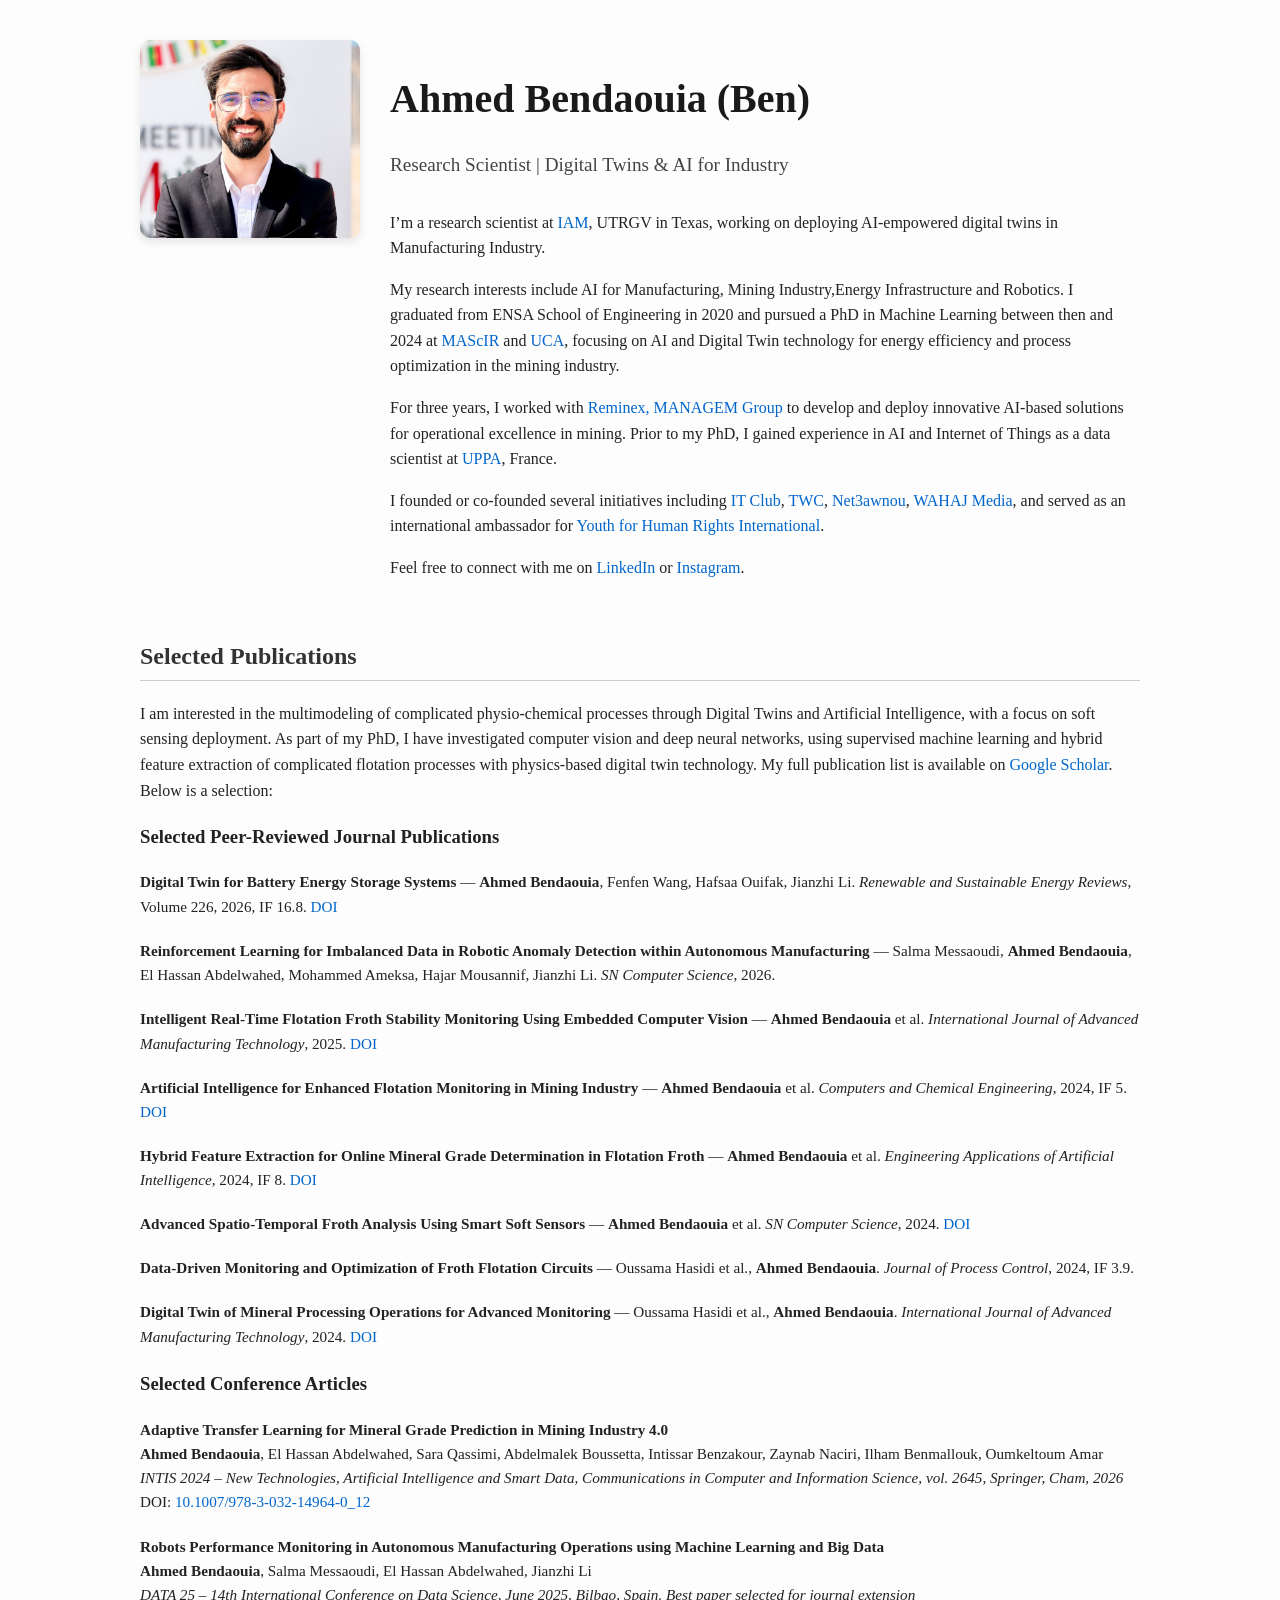
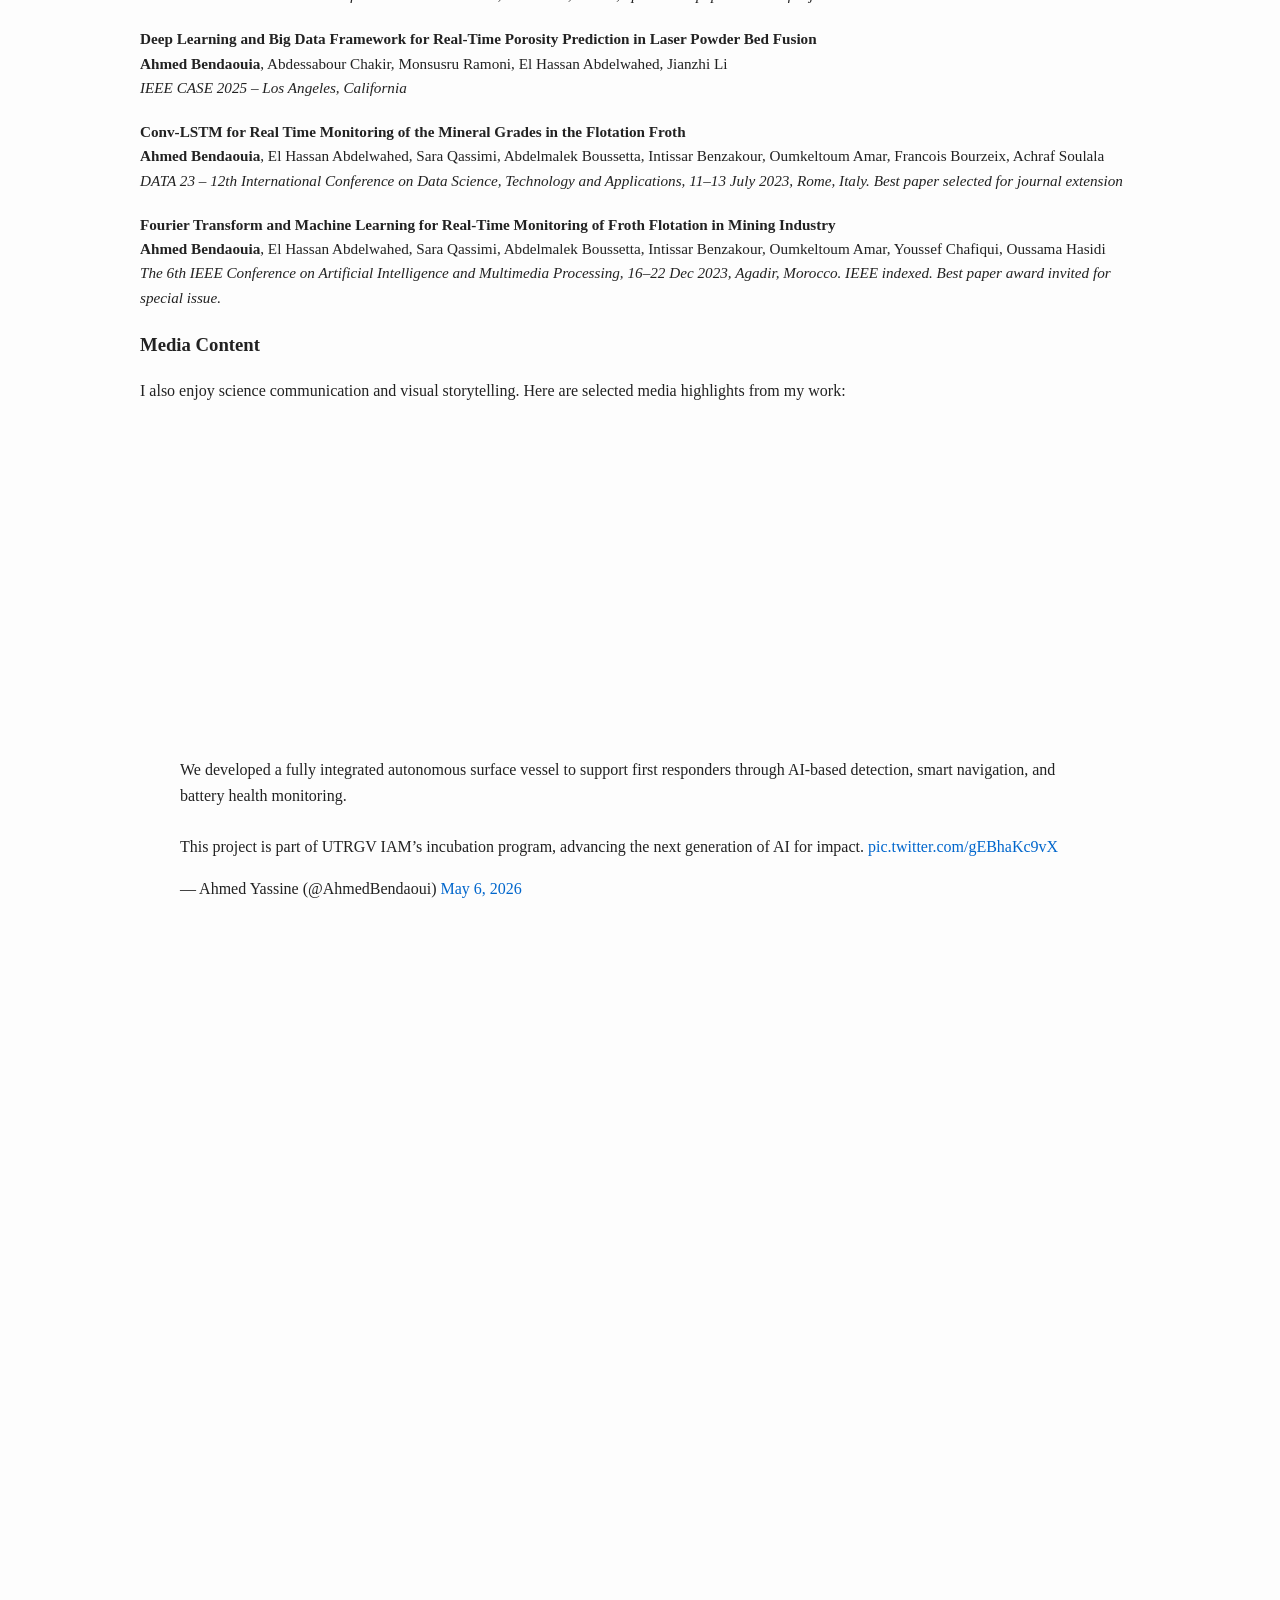
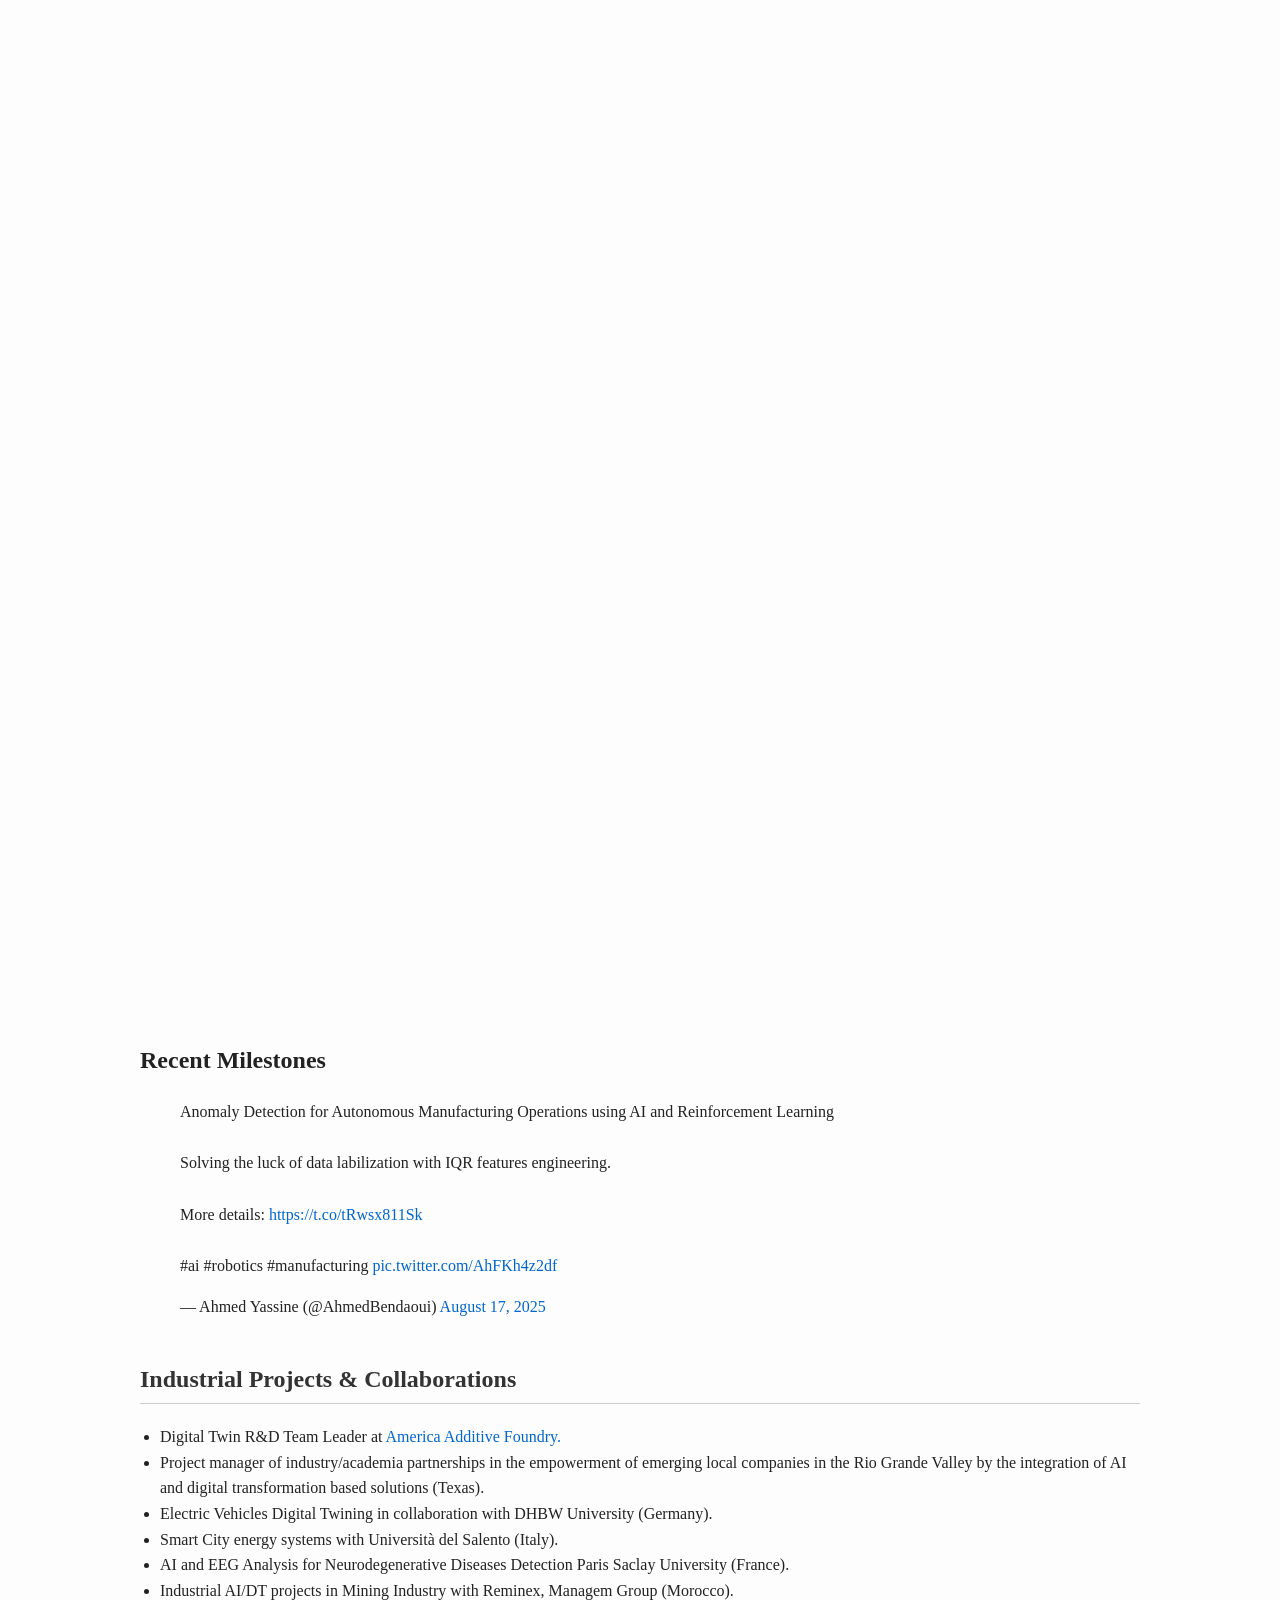
<file: archived-site/index.html>
<!DOCTYPE html>
<html lang="en">
<head>
    <meta charset="UTF-8">
    <title>Ahmed Bendaouia </title>
    <link rel="stylesheet" href="style.css">
</head>
<body>
    <div class="container profile">
        <div class="image-container">
            <img src="Profile Ahmed Bendaouia.jpg" alt="Ahmed Bendaouia Profile Photo">
        </div>
        <div class="bio">
            <h1>Ahmed Bendaouia (Ben)</h1>
            <p class="subtitle">Research Scientist | Digital Twins & AI for Industry</p>
            <p>
                I’m a research scientist at 
                <a href="https://www.utrgv.edu/iam/" target="_blank">IAM</a>, UTRGV in Texas, working on deploying AI-empowered digital twins in Manufacturing Industry.
            </p>
            <p>
                My research interests include AI for Manufacturing, Mining Industry,Energy Infrastructure and Robotics. 
                I graduated from ENSA School of Engineering in 2020 and pursued a PhD in Machine Learning between then and 2024 at 
                <a href="https://www.um6p.ma/en/mascir-moroccan-foundation-advanced-science-innovation-and-research" target="_blank">MAScIR</a> and 
                <a href="https://www.uca.ma/en" target="_blank">UCA</a>, focusing on AI and Digital Twin technology for energy efficiency and 
                process optimization in the mining industry.
            </p>
            <p>
                For three years, I worked with 
                <a href="https://www.managemgroup.com/en" target="_blank">Reminex, MANAGEM Group</a> to develop and deploy innovative AI-based solutions 
                for operational excellence in mining. Prior to my PhD, I gained experience in AI and Internet of Things as a data scientist at 
                <a href="https://www.univ-pau.fr/fr/index.html" target="_blank">UPPA</a>, France.
            </p>
            <p>
                I founded or co-founded several initiatives including 
                <a href="https://www.instagram.com/it.clubfssm?igsh=MjR3ZHBhdmNwejNn" target="_blank">IT Club</a>, 
                <a href="https://www.instagram.com/club_together_we_can?igsh=MTRoNW9ueDQ2cGRrYg==" target="_blank">TWC</a>, 
                <a href="https://www.instagram.com/nt3awnou_morocco?igsh=MTZ1MWN5cHkwdWtiNA==" target="_blank">Net3awnou</a>, 
                <a href="https://www.youtube.com/@wahajmedia" target="_blank">WAHAJ Media</a>, 
                and served as an international ambassador for 
                <a href="https://www.youthforhumanrights.org/" target="_blank">Youth for Human Rights International</a>.
            </p>
            <p>
                Feel free to connect with me on 
                <a href="https://www.linkedin.com/in/ahmedbendaouia" target="_blank">LinkedIn</a> or 
                <a href="https://www.instagram.com/ahmedbendaouia" target="_blank">Instagram</a>.
            </p>
        </div>
    </div>

    <div class="container">
        <div class="section">
            <h2> Selected Publications</h2>
            <p>
                I am interested in the multimodeling of complicated physio-chemical processes through Digital Twins and Artificial Intelligence, 
                with a focus on soft sensing deployment. As part of my PhD, I have investigated computer vision and deep neural networks, using supervised machine learning 
                and hybrid feature extraction of complicated flotation processes with physics-based digital twin technology. My full publication list is available on 
                <a href="https://scholar.google.com/citations?user=_yjMMRQAAAAJ&hl=en&oi=ao" target="_blank">Google Scholar</a>. Below is a selection:
            </p>

            <h3> Selected Peer-Reviewed Journal Publications</h3>
            <ul class="pub-list">
                <li>
                    <strong>Digital Twin for Battery Energy Storage Systems</strong> &mdash; <b>Ahmed Bendaouia</b>, Fenfen Wang, Hafsaa Ouifak, Jianzhi Li.
                    <i>Renewable and Sustainable Energy Reviews</i>, Volume 226, 2026, IF 16.8.
                    <a href="https://doi.org/10.1016/j.rser.2025.116347" target="_blank">DOI</a>
                </li>
                <li>
                    <strong>Reinforcement Learning for Imbalanced Data in Robotic Anomaly Detection within Autonomous Manufacturing</strong> &mdash; Salma Messaoudi, <b>Ahmed Bendaouia</b>, El Hassan Abdelwahed, Mohammed Ameksa, Hajar Mousannif, Jianzhi Li.
                    <i>SN Computer Science</i>, 2026.
                </li>
                <li>
                    <strong>Intelligent Real-Time Flotation Froth Stability Monitoring Using Embedded Computer Vision</strong> &mdash; <b>Ahmed Bendaouia</b> et al.
                    <i>International Journal of Advanced Manufacturing Technology</i>, 2025.
                    <a href="https://doi.org/10.1007/s00170-025-16740-z" target="_blank">DOI</a>
                </li>
                <li>
                    <strong>Artificial Intelligence for Enhanced Flotation Monitoring in Mining Industry</strong> &mdash; <b>Ahmed Bendaouia</b> et al.
                    <i>Computers and Chemical Engineering</i>, 2024, IF 5.
                    <a href="https://doi.org/10.1016/j.compchemeng.2023.108476" target="_blank">DOI</a>
                </li>
                <li>
                    <strong>Hybrid Feature Extraction for Online Mineral Grade Determination in Flotation Froth</strong> &mdash; <b>Ahmed Bendaouia</b> et al.
                    <i>Engineering Applications of Artificial Intelligence</i>, 2024, IF 8.
                    <a href="https://doi.org/10.1016/j.engappai.2023.107680" target="_blank">DOI</a>
                </li>
                <li>
                    <strong>Advanced Spatio-Temporal Froth Analysis Using Smart Soft Sensors</strong> &mdash; <b>Ahmed Bendaouia</b> et al.
                    <i>SN Computer Science</i>, 2024.
                    <a href="https://doi.org/10.1007/s42979-024-02706-7" target="_blank">DOI</a>
                </li>
                <li>
                    <strong>Data-Driven Monitoring and Optimization of Froth Flotation Circuits</strong> &mdash; Oussama Hasidi et al., <b>Ahmed Bendaouia</b>.
                    <i>Journal of Process Control</i>, 2024, IF 3.9.
                </li>
                <li>
                    <strong>Digital Twin of Mineral Processing Operations for Advanced Monitoring</strong> &mdash; Oussama Hasidi et al., <b>Ahmed Bendaouia</b>.
                    <i>International Journal of Advanced Manufacturing Technology</i>, 2024.
                    <a href="https://doi.org/10.1007/s00170-024-13384-3" target="_blank">DOI</a>
                </li>
            </ul>

            <h3> Selected Conference Articles</h3>
            <ul class="pub-list">
                <li>
                    <strong>Adaptive Transfer Learning for Mineral Grade Prediction in Mining Industry 4.0</strong><br>
                    <b>Ahmed Bendaouia</b>, El Hassan Abdelwahed, Sara Qassimi, Abdelmalek Boussetta, Intissar Benzakour, Zaynab Naciri, Ilham Benmallouk, Oumkeltoum Amar<br>
                    <i>INTIS 2024 – New Technologies, Artificial Intelligence and Smart Data, Communications in Computer and Information Science, vol. 2645, Springer, Cham, 2026</i><br>
                    DOI: <a href="https://doi.org/10.1007/978-3-032-14964-0_12">10.1007/978-3-032-14964-0_12</a>
                </li>
                <li>
                    <strong>Robots Performance Monitoring in Autonomous Manufacturing Operations using Machine Learning and Big Data</strong><br>
                    <b>Ahmed Bendaouia</b>, Salma Messaoudi, El Hassan Abdelwahed, Jianzhi Li<br>
                    <i>DATA 25 – 14th International Conference on Data Science, June 2025, Bilbao, Spain. Best paper selected for journal extension</i>
                </li>
                <li>
                    <strong>Deep Learning and Big Data Framework for Real-Time Porosity Prediction in Laser Powder Bed Fusion</strong><br>
                    <b>Ahmed Bendaouia</b>, Abdessabour Chakir, Monsusru Ramoni, El Hassan Abdelwahed, Jianzhi Li<br>
                    <i>IEEE CASE 2025 – Los Angeles, California</i>
                </li>
                <li>
                    <strong>Conv-LSTM for Real Time Monitoring of the Mineral Grades in the Flotation Froth</strong><br>
                    <b>Ahmed Bendaouia</b>, El Hassan Abdelwahed, Sara Qassimi, Abdelmalek Boussetta, Intissar Benzakour, Oumkeltoum Amar, Francois Bourzeix, Achraf Soulala<br>
                    <i>DATA 23 – 12th International Conference on Data Science, Technology and Applications, 11–13 July 2023, Rome, Italy. Best paper selected for journal extension</i>
                </li>
                <li>
                    <strong>Fourier Transform and Machine Learning for Real-Time Monitoring of Froth Flotation in Mining Industry</strong><br>
                    <b>Ahmed Bendaouia</b>, El Hassan Abdelwahed, Sara Qassimi, Abdelmalek Boussetta, Intissar Benzakour, Oumkeltoum Amar, Youssef Chafiqui, Oussama Hasidi<br>
                    <i>The 6th IEEE Conference on Artificial Intelligence and Multimedia Processing, 16–22 Dec 2023, Agadir, Morocco. IEEE indexed. Best paper award invited for special issue.</i><br>
                </li>
            </ul>

            <h3> Media Content</h3>
            <p>
                I also enjoy science communication and visual storytelling. Here are selected media highlights from my work:
            </p>
            <div class="media-embed">
                <iframe width="560" height="315" src="https://www.youtube.com/embed/IL3IFCervDk?si=A4GlH9zWwYGz3QHS" title="YouTube video player" frameborder="0" allow="accelerometer; autoplay; clipboard-write; encrypted-media; gyroscope; picture-in-picture; web-share" referrerpolicy="strict-origin-when-cross-origin" allowfullscreen></iframe>
            </div>
            <div class="media-embed">
                <blockquote class="twitter-tweet"><p lang="en" dir="ltr">We developed a fully integrated autonomous surface vessel to support first responders through AI-based detection, smart navigation, and battery health monitoring.<br><br>This project is part of UTRGV IAM’s incubation program, advancing the next generation of AI for impact. <a href="https://t.co/gEBhaKc9vX">pic.twitter.com/gEBhaKc9vX</a></p>&mdash; Ahmed Yassine (@AhmedBendaoui) <a href="https://twitter.com/AhmedBendaoui/status/2052066562610249983?ref_src=twsrc%5Etfw">May 6, 2026</a></blockquote>
            </div>
            <div class="media-embed">
                <iframe src="https://www.linkedin.com/embed/feed/update/urn:li:ugcPost:7446206434100469761?collapsed=1" height="628" width="504" frameborder="0" allowfullscreen="" title="Post intégré"></iframe>
            </div>
            <div class="media-embed">
                <iframe src="https://www.linkedin.com/embed/feed/update/urn:li:ugcPost:7394061391281758209?collapsed=1" height="628" width="504" frameborder="0" allowfullscreen="" title="Post intégré"></iframe>
            </div>
            <div class="media-embed">
                <iframe src="https://www.linkedin.com/embed/feed/update/urn:li:share:7384988326342111232?collapsed=1" height="670" width="504" frameborder="0" allowfullscreen="" title="Post intégré"></iframe>
            </div>
            <div class="media-embed">
                <iframe src="https://www.linkedin.com/embed/feed/update/urn:li:share:7381709101975736320?collapsed=1" height="670" width="504" frameborder="0" allowfullscreen="" title="Post intégré"></iframe>
            </div>
            <div class="media-embed">
                <iframe src="https://www.linkedin.com/embed/feed/update/urn:li:ugcPost:7428481986681327616?collapsed=1" height="628" width="504" frameborder="0" allowfullscreen="" title="Post intégré"></iframe>
            </div>
        </div>
            <h2> Recent Milestones</h2>
            
            <div class="iframe-section">
            
              <!-- <div class="iframe-container">
                <iframe src="https://www.instagram.com/p/C01569sMpWo/embed" width="400" height="480" frameborder="0" scrolling="no" allowtransparency="true"></iframe>
              </div> -->
                <div class="tweet-container">
                    <blockquote class="twitter-tweet">
                        <p lang="en" dir="ltr">
                            Anomaly Detection for Autonomous Manufacturing Operations using AI and Reinforcement Learning<br><br>
                            Solving the luck of data labilization with IQR features engineering.<br><br>
                            More details: <a href="https://t.co/tRwsx811Sk">https://t.co/tRwsx811Sk</a><br><br>
                            #ai #robotics #manufacturing 
                            <a href="https://t.co/AhFKh4z2df">pic.twitter.com/AhFKh4z2df</a>
                        </p>&mdash; Ahmed Yassine (@AhmedBendaoui) 
                        <a href="https://twitter.com/AhmedBendaoui/status/1957196632686199253?ref_src=twsrc%5Etfw">August 17, 2025</a>
                    </blockquote>
                </div>
                
                <div class="x-post-container">
                    <blockquote class="twitter-tweet" data-lang="en" data-dnt="true" data-theme="light">
                        <a href="https://twitter.com/ahmedbendaoui/status/1960097783857455575"></a>
                    </blockquote>
                </div>
                
                <!-- Twitter widget loader (should only appear ONCE on the page) -->
                <script async src="https://platform.twitter.com/widgets.js" charset="utf-8"></script>

                <!-- <div class="highlighted-image">
                  <a href="https://i0.wp.com/valleybusinessreport.com/wp-content/uploads/2025/05/Pic-7-1.jpg?ssl=1" target="_blank">
                    <img src="https://i0.wp.com/valleybusinessreport.com/wp-content/uploads/2025/05/Pic-7-1.jpg?ssl=1" alt="UTRGV Event Highlight" class="highlighted-img">
                  </a>
                  <p class="caption">Featured in Valley Business Report, May 2025 – UTRGV Digital Twin Research</p>
                </div> --> 

              <!-- <div class="iframe-container">
                <iframe src="https://www.linkedin.com/embed/feed/update/urn:li:ugcPost:7264721597322641408?collapsed=1" height="878" width="504" frameborder="0" allowfullscreen="" title="Post intégré"></iframe>
              </div>

              <div class="iframe-container">
                <iframe src="https://www.linkedin.com/embed/feed/update/urn:li:activity:7344738625319759872" height="480" width="504" frameborder="0" allowfullscreen="" title="LinkedIn Post"></iframe>
              </div>
            
              <div class="iframe-container">
                <iframe src="https://www.linkedin.com/embed/feed/update/urn:li:activity:7328120970966175744" height="480" width="504" frameborder="0" allowfullscreen="" title="LinkedIn Post"></iframe>
              </div> -->
            
            </div>

        <div class="section">
            <h2> Industrial Projects & Collaborations</h2>
            <ul>
                <li>Digital Twin R&D Team Leader at <a href="https://www.americasadditivefoundry.org/about/index.htm" target="_blank">America Additive Foundry.</a></li>
                <li>Project manager of industry/academia partnerships in the empowerment of emerging local companies in the Rio Grande Valley by the integration of AI and digital transformation based solutions (Texas).</li>
                <li>Electric Vehicles Digital Twining in collaboration with DHBW University (Germany).</li>
                <li>Smart City energy systems with Università del Salento (Italy).</li>
                <li>AI and EEG Analysis for Neurodegenerative Diseases Detection Paris Saclay University (France).</li>
                <li>Industrial AI/DT projects in Mining Industry with Reminex, Managem Group (Morocco).</li>
            </ul>
        </div>
    </div>
</body>
</html>
</file>
<file: style.css>
/* ── Tokens ─────────────────────────────────────────────── */
:root {
  --bg: #f6f8fc;
  --bg-alt: #eef2f9;
  --surface: #ffffff;
  --ink: #0b1324;
  --ink-2: #334155;
  --muted: #5b6b82;
  --line: #dbe3ef;
  --accent: #0284c7;
  --accent-2: #7c3aed;
  --gold: #b7791f;
  --shadow: 0 1px 2px rgb(15 23 42 / .06), 0 8px 24px -12px rgb(15 23 42 / .18);
  --radius: 16px;
  --nav-h: 64px;
  --max: 1160px;
  --ease: cubic-bezier(.2, .7, .2, 1);
  color-scheme: light;
}
@media (prefers-color-scheme: dark) {
  :root:not([data-theme="light"]) {
    --bg: #070b16; --bg-alt: #0b1120; --surface: #0f172a;
    --ink: #e8eef8; --ink-2: #c3cfdf; --muted: #8b9bb3; --line: #1e293b;
    --accent: #38bdf8; --accent-2: #a78bfa; --gold: #fbbf24;
    --shadow: 0 1px 2px rgb(0 0 0 / .4), 0 12px 32px -16px rgb(0 0 0 / .7);
    color-scheme: dark;
  }
}
:root[data-theme="dark"] {
  --bg: #070b16; --bg-alt: #0b1120; --surface: #0f172a;
  --ink: #e8eef8; --ink-2: #c3cfdf; --muted: #8b9bb3; --line: #1e293b;
  --accent: #38bdf8; --accent-2: #a78bfa; --gold: #fbbf24;
  --shadow: 0 1px 2px rgb(0 0 0 / .4), 0 12px 32px -16px rgb(0 0 0 / .7);
  color-scheme: dark;
}

/* ── Base ───────────────────────────────────────────────── */
*, *::before, *::after { box-sizing: border-box; }
html { scroll-behavior: smooth; scroll-padding-top: calc(var(--nav-h) + 12px); }
body {
  margin: 0;
  background: var(--bg);
  color: var(--ink);
  font: 400 16px/1.65 Inter, system-ui, -apple-system, "Segoe UI", sans-serif;
  -webkit-font-smoothing: antialiased;
  overflow-x: hidden;
}
h1, h2, h3, h4 { font-family: "Space Grotesk", Inter, sans-serif; line-height: 1.15; margin: 0; letter-spacing: -.01em; }
h2 { font-size: clamp(1.7rem, 3.4vw, 2.6rem); margin-bottom: 28px; max-width: 26ch; }
h2 em { font-style: normal; background: linear-gradient(90deg, var(--accent), var(--accent-2)); -webkit-background-clip: text; background-clip: text; color: transparent; }
h3 { font-size: 1.12rem; }
p { margin: 0 0 1em; }
a { color: var(--accent); text-decoration: none; }
a:hover { text-decoration: underline; text-underline-offset: 3px; }
img { max-width: 100%; display: block; }
ul, ol { margin: 0; padding: 0; list-style: none; }
:focus-visible { outline: 2px solid var(--accent); outline-offset: 3px; border-radius: 6px; }

.wrap { width: min(var(--max), 100% - 32px); margin-inline: auto; }
.section { padding: clamp(72px, 10vw, 120px) 0; position: relative; }
.section.alt { background: var(--bg-alt); }
.kicker {
  display: inline-flex; align-items: center; gap: 10px;
  font: 600 .78rem/1 Inter, sans-serif; letter-spacing: .16em; text-transform: uppercase;
  color: var(--accent); margin-bottom: 14px;
}
.kicker::before { content: ""; width: 26px; height: 2px; background: linear-gradient(90deg, var(--accent), var(--accent-2)); border-radius: 2px; }
.muted { color: var(--muted); }
.small { font-size: .88rem; }
.center { text-align: center; }
.center h2 { margin-inline: auto; }
.sub { margin: 64px 0 22px; font-size: 1.3rem; }

/* ── Reveal on scroll ───────────────────────────────────── */
.js .reveal { opacity: 0; transform: translateY(26px); transition: opacity .8s var(--ease), transform .8s var(--ease); transition-delay: var(--delay, 0s); }
.js .reveal.in { opacity: 1; transform: none; }

/* ── Progress bar & nav ─────────────────────────────────── */
.progress { position: fixed; inset: 0 0 auto 0; height: 3px; z-index: 60; pointer-events: none; }
.progress span { display: block; height: 100%; width: 100%; transform-origin: 0 50%; transform: scaleX(var(--p, 0));
  background: linear-gradient(90deg, var(--accent), var(--accent-2)); }

.nav { position: fixed; inset: 0 0 auto 0; height: var(--nav-h); z-index: 50; transition: background .3s, box-shadow .3s, color .3s; color: #e8eef8; }
.nav.scrolled { background: color-mix(in srgb, var(--bg) 82%, transparent); backdrop-filter: blur(14px); -webkit-backdrop-filter: blur(14px); box-shadow: 0 1px 0 var(--line); color: var(--ink); }
.nav-inner { height: 100%; width: min(var(--max), 100% - 32px); margin-inline: auto; display: flex; align-items: center; justify-content: space-between; gap: 16px; }
.brand { display: flex; align-items: center; gap: 10px; color: inherit; font: 700 1.02rem "Space Grotesk", sans-serif; }
.brand:hover { text-decoration: none; }
.brand-mark { width: 26px; height: 26px; border-radius: 8px; background: conic-gradient(from 0deg, #38bdf8, #a78bfa, #38bdf8); animation: spin 8s linear infinite; position: relative; }
.brand-mark::after { content: ""; position: absolute; inset: 5px; border-radius: 4px; background: #070b16; }
.nav-links { display: flex; gap: 4px; }
.nav-links a { color: inherit; opacity: .78; padding: 8px 12px; border-radius: 999px; font-size: .9rem; font-weight: 500; position: relative; transition: opacity .2s, background .2s; }
.nav-links a:hover { opacity: 1; text-decoration: none; background: color-mix(in srgb, currentColor 10%, transparent); }
.nav-links a.active { opacity: 1; }
.nav-links a.active::after { content: ""; position: absolute; left: 12px; right: 12px; bottom: 3px; height: 2px; border-radius: 2px; background: linear-gradient(90deg, #38bdf8, #a78bfa); }
.nav-actions { display: flex; gap: 6px; }
.icon-btn { width: 40px; height: 40px; border-radius: 12px; border: 1px solid color-mix(in srgb, currentColor 20%, transparent); background: transparent; color: inherit; display: grid; place-items: center; cursor: pointer; }
.icon-btn svg { width: 20px; height: 20px; fill: none; stroke: currentColor; stroke-width: 2; stroke-linecap: round; }
.i-moon { display: none; }
[data-theme-resolved="light"] .i-sun { display: none; }
[data-theme-resolved="light"] .i-moon { display: block; }
.menu-btn { display: none; }

/* ── Hero ───────────────────────────────────────────────── */
.hero {
  position: relative; min-height: 100svh; padding: calc(var(--nav-h) + 40px) 0 40px;
  display: flex; flex-direction: column; justify-content: center;
  background: radial-gradient(1200px 600px at 75% 20%, #12224a 0%, transparent 60%), #070b16;
  color: #e8eef8; overflow: hidden; isolation: isolate;
}
#net { position: absolute; inset: 0; width: 100%; height: 100%; z-index: -1; }
.hero-glow { position: absolute; width: 60vmax; height: 60vmax; left: -20vmax; bottom: -30vmax; z-index: -1;
  background: radial-gradient(circle, rgb(167 139 250 / .22), transparent 60%); filter: blur(10px); animation: drift 18s ease-in-out infinite alternate; }
.hero-inner { width: min(var(--max), 100% - 32px); margin-inline: auto; display: grid; grid-template-columns: 1.35fr 1fr; gap: 48px; align-items: center; }
.eyebrow { font: 600 .8rem Inter, sans-serif; letter-spacing: .18em; text-transform: uppercase; color: #7dd3fc; }
.hero h1 { font-size: clamp(2.4rem, 6vw, 4.4rem); font-weight: 700; margin: 6px 0 14px; }
.nick { display: block; font-size: .42em; font-weight: 500; color: #94a3b8; margin-top: 8px; letter-spacing: 0; }
.hero-rotator { font: 600 clamp(1.25rem, 2.6vw, 1.8rem) "Space Grotesk", sans-serif; color: #cbd5e1; margin-bottom: 18px; min-height: 1.4em; }
.rot { background: linear-gradient(90deg, #38bdf8, #a78bfa 60%, #f0abfc); -webkit-background-clip: text; background-clip: text; color: transparent; }
.caret { display: inline-block; width: 3px; height: 1em; margin-left: 4px; vertical-align: -.12em; background: #38bdf8; animation: blink 1s steps(1) infinite; }
.hero-lede { font-size: 1.08rem; color: #b8c4d6; max-width: 58ch; }
.hero-lede strong { color: #fff; }
.hero-cta { display: flex; flex-wrap: wrap; gap: 12px; margin: 26px 0; }
.center .hero-cta { justify-content: center; }
.btn { display: inline-flex; align-items: center; gap: 8px; padding: 12px 20px; border-radius: 999px; font-weight: 600; font-size: .95rem; transition: transform .25s var(--ease), box-shadow .25s, background .25s; }
.btn:hover { text-decoration: none; transform: translateY(-2px); }
.btn.primary { color: #06101f; background: linear-gradient(100deg, #38bdf8, #a78bfa); box-shadow: 0 10px 30px -10px rgb(56 189 248 / .6); }
.btn.primary:hover { box-shadow: 0 16px 36px -10px rgb(167 139 250 / .7); }
.btn.ghost { color: inherit; border: 1px solid color-mix(in srgb, currentColor 30%, transparent); }
.btn.ghost:hover { background: color-mix(in srgb, currentColor 8%, transparent); }
.socials { display: flex; gap: 10px; flex-wrap: wrap; }
.socials a { width: 42px; height: 42px; border-radius: 12px; display: grid; place-items: center; color: #cbd5e1; border: 1px solid rgb(148 163 184 / .25); background: rgb(15 23 42 / .5); transition: transform .25s var(--ease), color .2s, border-color .2s; }
.socials a:hover { transform: translateY(-3px); color: #38bdf8; border-color: #38bdf8; }
.socials svg { width: 19px; height: 19px; fill: currentColor; }
.socials svg.stroke { fill: none; stroke: currentColor; stroke-width: 2; }

.hero-photo { position: relative; justify-self: center; width: min(360px, 78vw); aspect-ratio: 1; }
.photo-ring { position: absolute; inset: 12%; border-radius: 50%; padding: 4px; background: conic-gradient(from var(--a, 0deg), #38bdf8, #a78bfa, #f0abfc, #38bdf8); animation: ring 6s linear infinite; box-shadow: 0 0 60px -10px rgb(56 189 248 / .55); }
.photo-ring img { width: 100%; height: 100%; object-fit: cover; border-radius: 50%; border: 4px solid #070b16; }
.orbit { position: absolute; inset: 0; border-radius: 50%; border: 1px dashed rgb(148 163 184 / .3); animation: spin 30s linear infinite; }
.sat { position: absolute; padding: 6px 12px; font: 600 .75rem Inter, sans-serif; border-radius: 999px; color: #e2e8f0; white-space: nowrap;
  background: rgb(15 23 42 / .85); border: 1px solid rgb(56 189 248 / .45); animation: spin 30s linear infinite reverse; }
.s1 { top: -2%; left: 50%; translate: -50% 0; }
.s2 { bottom: 14%; right: -6%; }
.s3 { bottom: 14%; left: -8%; }

.stats { width: min(var(--max), 100% - 32px); margin: 48px auto 0; display: grid; grid-template-columns: repeat(4, 1fr); gap: 1px; border-radius: var(--radius); overflow: hidden;
  background: rgb(148 163 184 / .16); border: 1px solid rgb(148 163 184 / .16); }
.stat { padding: 20px 18px; background: rgb(7 11 22 / .72); backdrop-filter: blur(6px); }
.stat b { display: block; font: 700 clamp(1.6rem, 3vw, 2.2rem) "Space Grotesk", sans-serif; background: linear-gradient(90deg, #e0f2fe, #38bdf8); -webkit-background-clip: text; background-clip: text; color: transparent; font-variant-numeric: tabular-nums; }
.stat span { font-size: .82rem; color: #94a3b8; }
.scroll-cue { position: absolute; left: 50%; bottom: 18px; translate: -50% 0; width: 24px; height: 38px; border: 2px solid rgb(203 213 225 / .5); border-radius: 14px; }
.scroll-cue span { position: absolute; left: 50%; top: 7px; width: 4px; height: 8px; margin-left: -2px; border-radius: 2px; background: #38bdf8; animation: cue 1.8s ease-in-out infinite; }

/* ── About + loop ───────────────────────────────────────── */
.two-col { display: grid; grid-template-columns: 1.1fr .9fr; gap: 56px; align-items: center; }
.prose p { color: var(--ink-2); }
.loop { margin: 0; }
.loop svg { width: 100%; max-width: 440px; display: block; margin-inline: auto; overflow: visible; }
.loop-track { fill: none; stroke: var(--line); stroke-width: 2; }
.loop-dash { fill: none; stroke-width: 3; stroke-dasharray: 14 12; animation: dash 6s linear infinite; transform-origin: 200px 200px; }
.twin-core { fill: var(--surface); stroke: var(--accent); stroke-width: 2; }
.twin { transform-origin: 200px 200px; animation: pulse 3.2s ease-in-out infinite; }
.twin-t { font: 700 15px "Space Grotesk", sans-serif; fill: var(--ink); text-anchor: middle; }
.packet { fill: #38bdf8; filter: drop-shadow(0 0 6px #38bdf8); }
.packet.p2 { fill: #a78bfa; filter: drop-shadow(0 0 6px #a78bfa); }
.node circle { fill: var(--surface); stroke: var(--line); stroke-width: 2; animation: nodeOn 8s linear infinite; animation-delay: var(--d); }
.node text { font: 600 12.5px Inter, sans-serif; fill: var(--ink); text-anchor: middle; }
.loop figcaption { text-align: center; color: var(--muted); font-size: .92rem; max-width: 44ch; margin: 14px auto 0; }

/* ── Research cards ─────────────────────────────────────── */
.cards { display: grid; grid-template-columns: repeat(3, 1fr); gap: 20px; }
.card { position: relative; padding: 26px; border-radius: var(--radius); background: var(--surface); border: 1px solid var(--line); box-shadow: var(--shadow);
  transform: perspective(900px) rotateX(var(--rx, 0deg)) rotateY(var(--ry, 0deg)); transition: transform .35s var(--ease), border-color .3s, box-shadow .3s, opacity .8s var(--ease); overflow: hidden; }
.card::before { content: ""; position: absolute; inset: 0; border-radius: inherit; pointer-events: none; opacity: 0; transition: opacity .3s;
  background: radial-gradient(400px circle at var(--mx, 50%) var(--my, 50%), color-mix(in srgb, var(--accent) 14%, transparent), transparent 45%); }
.card:hover { border-color: color-mix(in srgb, var(--accent) 50%, var(--line)); }
.card:hover::before { opacity: 1; }
.js .card.reveal.in { transform: perspective(900px) rotateX(var(--rx, 0deg)) rotateY(var(--ry, 0deg)); transition: transform .35s var(--ease), opacity .8s var(--ease), border-color .3s; transition-delay: 0s; }
.card h3 { margin: 16px 0 10px; }
.card p { color: var(--ink-2); font-size: .94rem; }
.card-icon { width: 46px; height: 46px; border-radius: 12px; display: grid; place-items: center; background: linear-gradient(135deg, color-mix(in srgb, var(--accent) 18%, transparent), color-mix(in srgb, var(--accent-2) 18%, transparent)); color: var(--accent); }
.card-icon svg { width: 24px; height: 24px; fill: none; stroke: currentColor; stroke-width: 1.8; stroke-linecap: round; stroke-linejoin: round; }
.card:hover .card-icon svg { animation: wiggle .6s var(--ease); }
.tags { display: flex; flex-wrap: wrap; gap: 6px; margin-top: auto; }
.tags li { font-size: .74rem; font-weight: 600; padding: 4px 10px; border-radius: 999px; color: var(--accent); background: color-mix(in srgb, var(--accent) 10%, transparent); }
.card.highlight { background: linear-gradient(150deg, #0b1630, #1b1145); color: #e8eef8; border-color: transparent; }
.card.highlight .kicker { color: #7dd3fc; }
.thrusts { display: grid; gap: 12px; margin-top: 14px; }
.thrusts li { display: flex; gap: 12px; align-items: center; font-size: .94rem; color: #cbd5e1; }
.thrusts b { flex: none; width: 36px; height: 36px; border-radius: 10px; display: grid; place-items: center; font: 700 .82rem "Space Grotesk", sans-serif; color: #070b16; background: linear-gradient(135deg, #38bdf8, #a78bfa); }

/* ── Timeline ───────────────────────────────────────────── */
.timeline { position: relative; padding-left: 36px; display: grid; gap: 26px; }
.timeline::before, .timeline::after { content: ""; position: absolute; left: 9px; top: 6px; width: 2px; border-radius: 2px; }
.timeline::before { bottom: 6px; background: var(--line); }
.timeline::after { height: calc((100% - 12px) * var(--fill, 0)); background: linear-gradient(var(--accent), var(--accent-2)); box-shadow: 0 0 12px var(--accent); }
.t-item { position: relative; padding: 22px 24px; border-radius: var(--radius); background: var(--surface); border: 1px solid var(--line); box-shadow: var(--shadow); }
.t-dot { position: absolute; left: -34px; top: 26px; width: 16px; height: 16px; border-radius: 50%; background: var(--bg); border: 3px solid var(--accent); z-index: 1; }
.t-item.in .t-dot { animation: ping 1.2s var(--ease) 1; }
.t-date { font: 600 .8rem Inter, sans-serif; letter-spacing: .06em; text-transform: uppercase; color: var(--accent); margin-bottom: 6px; }
.t-org { color: var(--muted); font-size: .9rem; margin: 4px 0 10px; }
.t-item > p:last-child { color: var(--ink-2); font-size: .95rem; margin: 0; }
.edu { display: grid; grid-template-columns: repeat(3, 1fr); gap: 18px; }
.edu-card { padding: 22px; border-radius: var(--radius); border: 1px solid var(--line); background: var(--surface); }
.edu-card h4 { margin: 10px 0 8px; font-size: 1.02rem; }
.edu-card p { color: var(--muted); font-size: .9rem; margin: 0; }
.edu-year { font: 700 .76rem Inter, sans-serif; letter-spacing: .08em; text-transform: uppercase; padding: 4px 10px; border-radius: 999px; color: var(--accent-2); background: color-mix(in srgb, var(--accent-2) 12%, transparent); }

/* ── Funding ────────────────────────────────────────────── */
.fund-grid { display: grid; grid-template-columns: repeat(3, 1fr); gap: 20px; }
.fund { padding: 26px; border-radius: var(--radius); background: var(--surface); border: 1px solid var(--line); box-shadow: var(--shadow); display: flex; flex-direction: column; }
.fund-top { display: flex; justify-content: space-between; gap: 8px; flex-wrap: wrap; font-size: .78rem; font-weight: 600; }
.agency { color: var(--accent); letter-spacing: .06em; text-transform: uppercase; }
.role { color: var(--muted); }
.amount { font: 700 clamp(1.8rem, 3.2vw, 2.4rem) "Space Grotesk", sans-serif; margin: 12px 0 8px; font-variant-numeric: tabular-nums; }
.fund h3 { font-size: 1.02rem; margin-bottom: 8px; }
.fund p:not(.amount) { color: var(--ink-2); font-size: .92rem; }
.bar { margin-top: auto; height: 6px; border-radius: 6px; background: var(--line); overflow: hidden; }
.bar span { display: block; height: 100%; width: var(--w); background: linear-gradient(90deg, var(--accent), var(--accent-2)); transform-origin: 0 50%; transform: scaleX(1); transition: transform 1.6s var(--ease) .3s; }
.js .fund:not(.in) .bar span { transform: scaleX(0); }
.partners { display: flex; flex-wrap: wrap; gap: 10px; }
.partners li { padding: 10px 16px; border-radius: 999px; border: 1px solid var(--line); background: var(--surface); font-size: .9rem; font-weight: 500; transition: transform .25s var(--ease), border-color .25s; }
.partners li:hover { transform: translateY(-3px); border-color: var(--accent); }

/* ── Publications ───────────────────────────────────────── */
.pub-tools { display: flex; flex-wrap: wrap; justify-content: space-between; gap: 14px; margin: 26px 0 10px; }
.filters { display: flex; flex-wrap: wrap; gap: 8px; }
.chip { font: 600 .86rem Inter, sans-serif; padding: 8px 16px; border-radius: 999px; cursor: pointer; color: var(--ink-2); background: var(--surface); border: 1px solid var(--line); transition: all .2s; }
.chip:hover { border-color: var(--accent); }
.chip.active { color: #06101f; background: linear-gradient(100deg, #38bdf8, #a78bfa); border-color: transparent; }
.search { display: flex; align-items: center; gap: 8px; padding: 0 14px; border-radius: 999px; background: var(--surface); border: 1px solid var(--line); min-width: min(320px, 100%); flex: 0 1 320px; }
.search:focus-within { border-color: var(--accent); }
.search svg { width: 18px; height: 18px; fill: none; stroke: var(--muted); stroke-width: 2; flex: none; }
.search input { border: 0; outline: 0; background: transparent; color: var(--ink); font: inherit; font-size: .92rem; padding: 10px 0; width: 100%; }
.pub-count { color: var(--muted); font-size: .86rem; margin: 6px 0 18px; }
.pubs { display: grid; gap: 12px; }
.pub { display: grid; grid-template-columns: 64px 1fr; gap: 18px; padding: 18px 20px; border-radius: 14px; background: var(--surface); border: 1px solid var(--line);
  transition: transform .3s var(--ease), border-color .3s, opacity .35s, box-shadow .3s; }
.pub:hover { transform: translateX(4px); border-color: color-mix(in srgb, var(--accent) 45%, var(--line)); box-shadow: var(--shadow); }
.pub.hide { display: none; }
.pub.pop { animation: pop .45s var(--ease) both; }
.pub-year { font: 700 .95rem "Space Grotesk", sans-serif; color: var(--accent); padding-top: 2px; }
.pub h3 { font-size: 1rem; margin-bottom: 6px; line-height: 1.35; }
.pub .authors { color: var(--ink-2); font-size: .88rem; margin: 0 0 2px; }
.pub .venue { color: var(--muted); font-size: .86rem; font-style: italic; margin: 0; }
.badge { font-style: normal; font-size: .72rem; font-weight: 700; padding: 2px 8px; border-radius: 999px; margin-left: 6px; color: var(--accent); background: color-mix(in srgb, var(--accent) 12%, transparent); white-space: nowrap; }
.badge.gold { color: var(--gold); background: color-mix(in srgb, var(--gold) 14%, transparent); }
.doi { display: inline-block; margin-top: 8px; font-size: .84rem; font-weight: 600; }
.pub[data-type~="review"] .pub-year { color: var(--muted); }
.empty { color: var(--muted); text-align: center; padding: 24px; }

/* ── Marquee ────────────────────────────────────────────── */
.marquee-band { background: #070b16; padding: 26px 0; display: grid; gap: 12px; overflow: hidden; border-block: 1px solid #1e293b; }
.marquee { overflow: hidden; mask-image: linear-gradient(90deg, transparent, #000 8%, #000 92%, transparent); -webkit-mask-image: linear-gradient(90deg, transparent, #000 8%, #000 92%, transparent); }
.track { display: flex; gap: 12px; width: max-content; animation: marquee 40s linear infinite; }
.marquee.reverse .track { animation-direction: reverse; animation-duration: 46s; }
.marquee:hover .track { animation-play-state: paused; }
.track li { white-space: nowrap; padding: 9px 18px; border-radius: 999px; font-weight: 600; font-size: .9rem; color: #cbd5e1; border: 1px solid #1e293b; background: #0f172a; }
.track li:nth-child(3n+1) { color: #7dd3fc; }
.track li:nth-child(3n+2) { color: #c4b5fd; }

/* ── Media ──────────────────────────────────────────────── */
.media-grid { display: grid; grid-template-columns: repeat(3, 1fr); gap: 20px; align-items: start; }
.media-card { border-radius: var(--radius); overflow: hidden; background: var(--surface); border: 1px solid var(--line); box-shadow: var(--shadow); min-width: 0; }
.media-card.wide { grid-column: 1 / -1; aspect-ratio: 16 / 9; max-height: 620px; width: 100%; }
.media-card.wide iframe { width: 100%; height: 100%; border: 0; display: block; }
.media-card.li iframe { width: 100%; height: 520px; border: 0; display: block; }
.li-link { display: block; padding: 12px 16px; font-size: .88rem; font-weight: 600; border-top: 1px solid var(--line); }
.media-card .twitter-tweet { margin: 0 !important; padding: 16px; }

/* ── Mentoring ──────────────────────────────────────────── */
.three-col { display: grid; grid-template-columns: repeat(3, 1fr); gap: 20px; }
.panel { padding: 26px; border-radius: var(--radius); background: var(--surface); border: 1px solid var(--line); box-shadow: var(--shadow); }
.panel h3 { margin-bottom: 14px; }
.panel li { position: relative; padding-left: 18px; margin-bottom: 10px; color: var(--ink-2); font-size: .92rem; }
.panel li::before { content: ""; position: absolute; left: 0; top: .6em; width: 7px; height: 7px; border-radius: 2px; background: linear-gradient(135deg, var(--accent), var(--accent-2)); }

/* ── Awards ─────────────────────────────────────────────── */
.awards { display: grid; grid-template-columns: repeat(2, 1fr); gap: 12px; }
.awards li { display: flex; gap: 16px; align-items: center; padding: 16px 20px; border-radius: 14px; background: var(--surface); border: 1px solid var(--line); transition: transform .3s var(--ease), border-color .3s; }
.awards li:hover { transform: translateY(-3px); border-color: var(--gold); }
.yr { flex: none; font: 700 .85rem "Space Grotesk", sans-serif; padding: 6px 10px; border-radius: 10px; color: var(--gold); background: color-mix(in srgb, var(--gold) 14%, transparent); }

/* ── Contact & footer ───────────────────────────────────── */
.contact { background: radial-gradient(700px 300px at 50% 0%, color-mix(in srgb, var(--accent) 14%, transparent), transparent 70%), var(--bg); }
.contact .muted { max-width: 60ch; margin-inline: auto; }
.contact .btn.ghost { color: var(--ink); }
.footer { padding: 28px 16px; text-align: center; font-size: .88rem; color: var(--muted); border-top: 1px solid var(--line); }
.footer p { margin: 0; }

/* ── Keyframes ──────────────────────────────────────────── */
@property --a { syntax: "<angle>"; inherits: false; initial-value: 0deg; }
@keyframes ring { to { --a: 360deg; } }
@keyframes spin { to { transform: rotate(360deg); } }
@keyframes blink { 50% { opacity: 0; } }
@keyframes drift { to { transform: translate(18vmax, -10vmax) scale(1.15); } }
@keyframes cue { 0% { opacity: 0; transform: translateY(0); } 40% { opacity: 1; } 100% { opacity: 0; transform: translateY(12px); } }
@keyframes dash { to { stroke-dashoffset: -260; } }
@keyframes pulse { 50% { transform: scale(1.06); } }
@keyframes nodeOn {
  0%, 22%, 100% { stroke: var(--line); }
  3%, 15% { stroke: var(--accent); filter: drop-shadow(0 0 10px var(--accent)); }
}
@keyframes wiggle { 30% { transform: rotate(-10deg) scale(1.1); } 60% { transform: rotate(8deg); } }
@keyframes ping { 0% { box-shadow: 0 0 0 0 color-mix(in srgb, var(--accent) 60%, transparent); } 100% { box-shadow: 0 0 0 14px transparent; } }
@keyframes pop { from { opacity: 0; transform: translateY(10px) scale(.98); } }
@keyframes marquee { to { transform: translateX(-50%); } }

/* ── Responsive ─────────────────────────────────────────── */
@media (max-width: 1020px) {
  .nav-links { position: fixed; top: var(--nav-h); left: 0; right: 0; flex-direction: column; gap: 0; padding: 8px 16px 16px;
    background: var(--bg); color: var(--ink); border-bottom: 1px solid var(--line); box-shadow: var(--shadow);
    transform: translateY(-8px); opacity: 0; visibility: hidden; transition: all .25s var(--ease); }
  .nav-links.open { transform: none; opacity: 1; visibility: visible; }
  .nav-links a { padding: 12px; border-radius: 10px; }
  .nav-links a.active::after { display: none; }
  .menu-btn { display: grid; }
  .cards, .fund-grid, .media-grid, .three-col { grid-template-columns: repeat(2, 1fr); }
  .stats { grid-template-columns: repeat(2, 1fr); }
}
@media (max-width: 820px) {
  .hero-inner, .two-col { grid-template-columns: 1fr; }
  .hero-photo { order: -1; width: min(260px, 66vw); }
  .hero-inner { text-align: left; gap: 28px; }
  .edu, .awards { grid-template-columns: 1fr; }
  .scroll-cue { display: none; }
}
@media (max-width: 620px) {
  .cards, .fund-grid, .media-grid, .three-col { grid-template-columns: 1fr; }
  .stats { grid-template-columns: repeat(2, 1fr); }
  .pub { grid-template-columns: 1fr; gap: 6px; }
  .timeline { padding-left: 28px; }
  .t-dot { left: -26px; }
  .timeline::before, .timeline::after { left: 6px; }
  .sat { font-size: .68rem; padding: 4px 9px; }
  .search { flex: 1 1 100%; }
}

/* ── Reduced motion ─────────────────────────────────────── */
@media (prefers-reduced-motion: reduce) {
  html { scroll-behavior: auto; }
  *, *::before, *::after { animation-duration: .001ms !important; animation-iteration-count: 1 !important; transition-duration: .001ms !important; }
  .track { flex-wrap: wrap; width: auto; justify-content: center; }
  .js .reveal { opacity: 1; transform: none; }
}
</file>
<file: archived-site/style.css>
body {
    font-family: 'Georgia', serif;
    background-color: #fdfdfd;
    color: #222;
    line-height: 1.6;
    margin: 0;
    padding: 0;
}

.container {
    max-width: 1000px;
    margin: 40px auto;
    padding: 0 20px;
}

.profile {
    display: flex;
    flex-wrap: wrap;
    align-items: flex-start;
    gap: 30px;
}

.image-container {
    flex: 0 0 auto;
    max-width: 220px;
    width: 100%;
}

.image-container img {
    width: 100%;
    max-width: 220px;
    height: auto;
    border-radius: 10px;
    box-shadow: 0 4px 10px rgba(0,0,0,0.1);
}

.bio {
    flex: 1;
    min-width: 300px;
}

h1 {
    font-size: 2.5em;
    margin-bottom: 0.3em;
    color: #1a1a1a;
}

.subtitle {
    font-size: 1.2em;
    color: #444;
    margin-bottom: 1.5em;
}

.section {
    margin-top: 2.5em;
}

.section h2 {
    color: #333;
    border-bottom: 1px solid #ccc;
    padding-bottom: 0.2em;
}

ul {
    list-style-type: disc;
    padding-left: 20px;
}

.pub-list {
    list-style-type: none;
    padding-left: 0;
}

.pub-list li {
    margin-bottom: 1.3em;
    font-size: 0.95em;
}

.pub-list li b {
    color: #222;
}

a {
    color: #0066cc;
    text-decoration: none;
}

a:hover {
    text-decoration: underline;
}

.media-embed {
    margin: 1.2em 0;
}

.media-embed iframe {
    display: block;
    max-width: 100%;
    border: 0;
}

.highlighted-image {
    text-align: center;
    margin: 30px 0;
}

.highlighted-img {
    width: 90%;
    max-width: 600px;
    border: 4px solid #4a90e2;
    border-radius: 12px;
    box-shadow: 0 4px 15px rgba(0, 0, 0, 0.2);
    transition: transform 0.3s ease;
}

.highlighted-img:hover {
    transform: scale(1.03);
}

.caption {
    font-style: italic;
    margin-top: 10px;
    color: #444;
}
</file>
